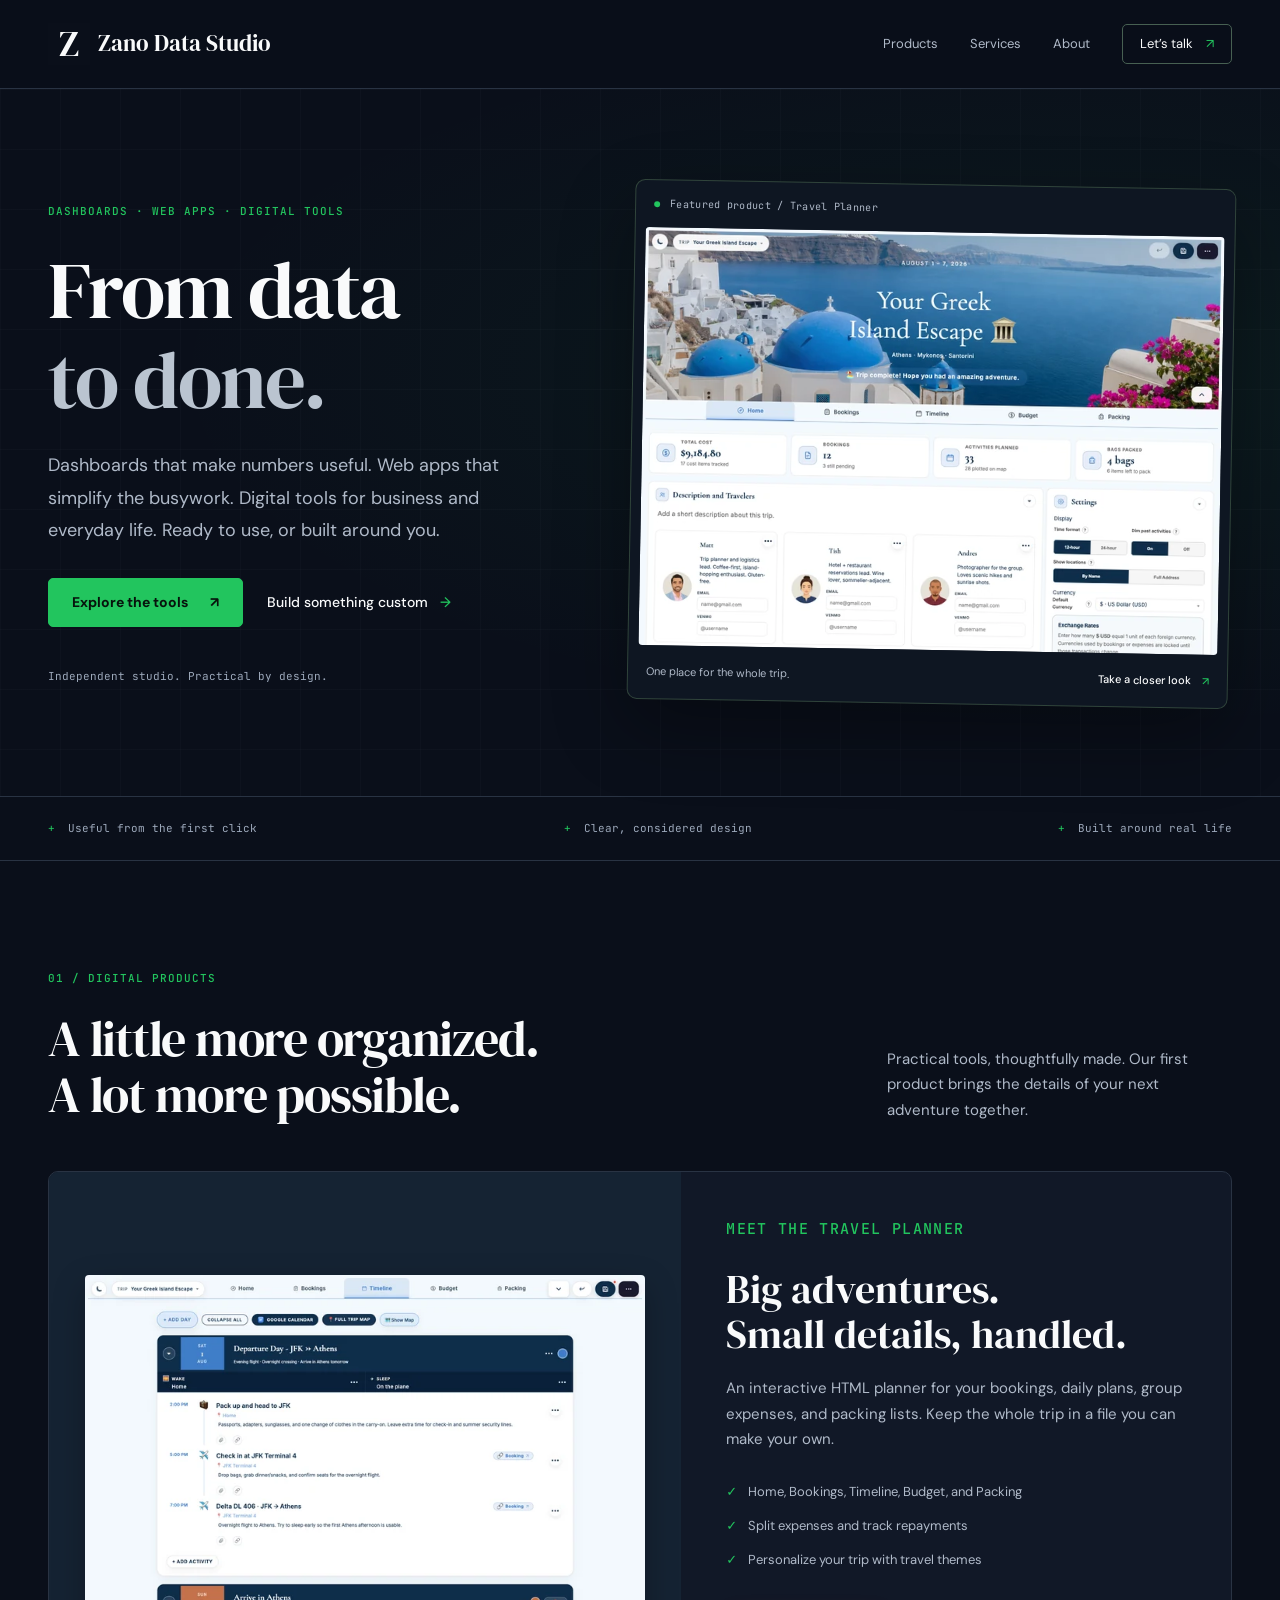
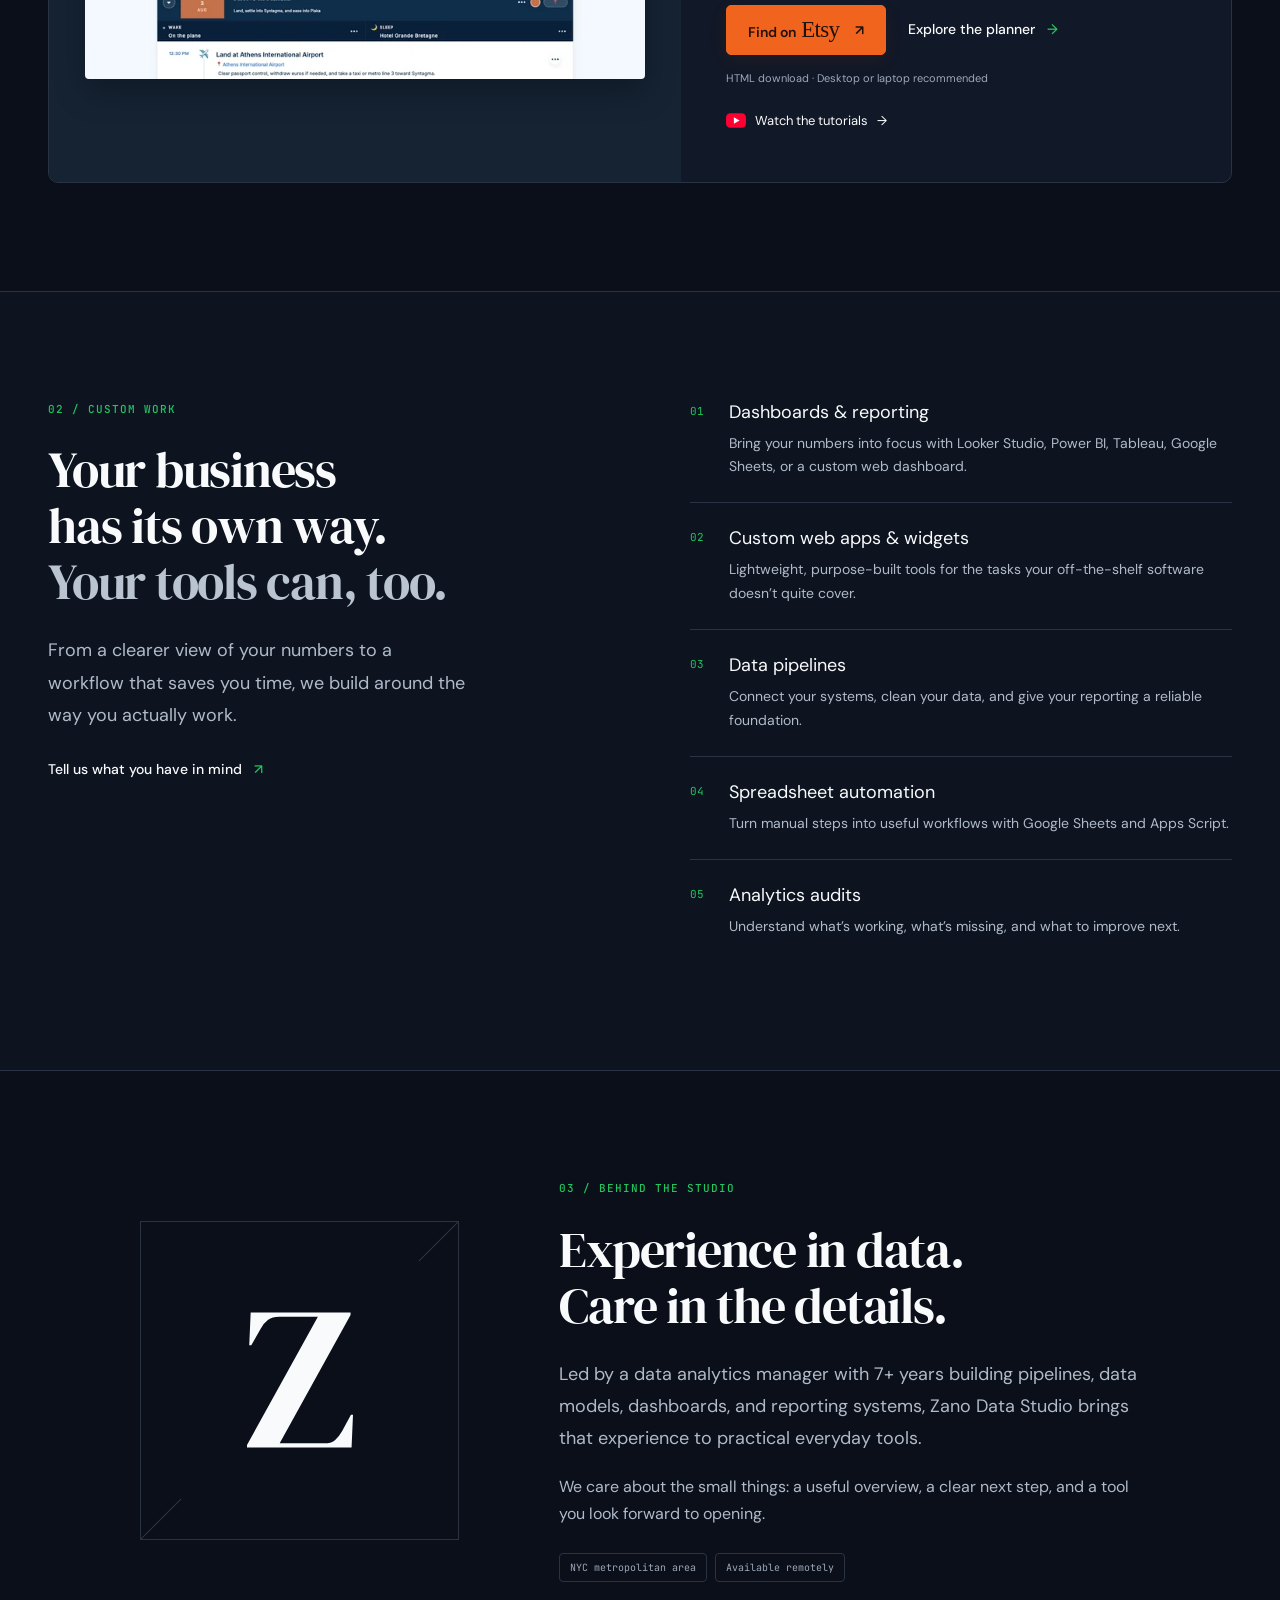
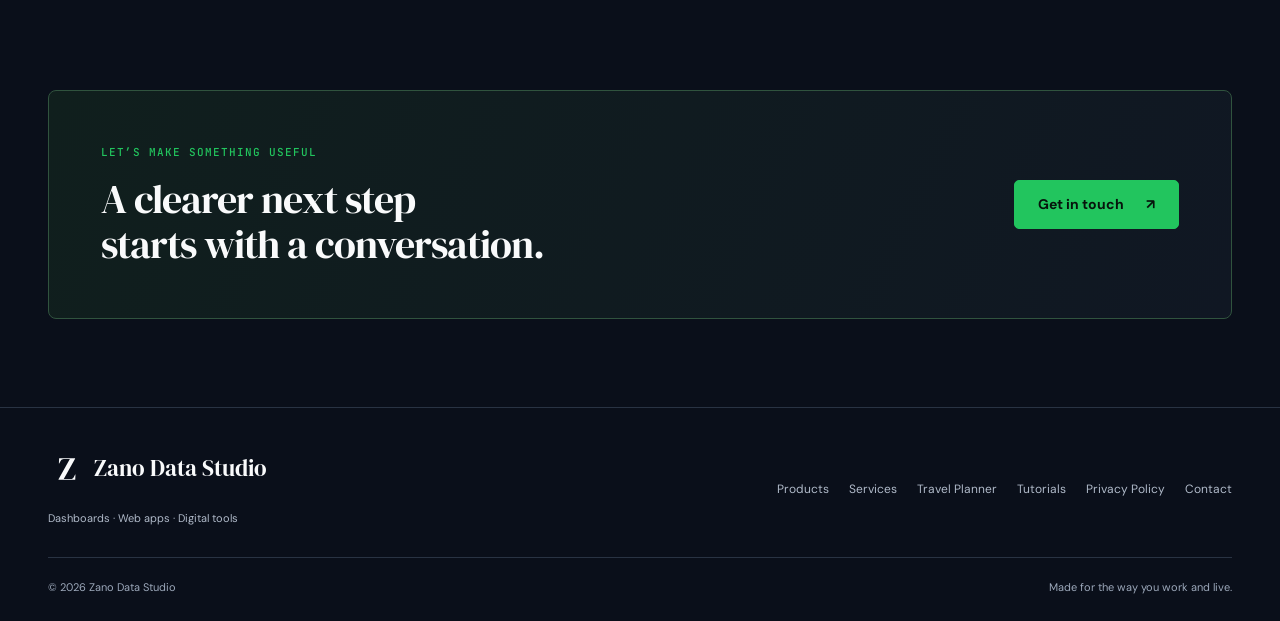
<file: index.html>
<!DOCTYPE html>
<html lang="en">
<head>
  <meta charset="UTF-8">
  <meta name="viewport" content="width=device-width, initial-scale=1">
  <title>Zano Data Studio | Dashboards, Web Apps &amp; Digital Tools</title>
  <meta name="description" content="Thoughtful dashboards, web apps, and digital tools for work and everyday life. Explore our Travel Planner or get a custom solution built around your needs.">
  <meta name="theme-color" content="#0A0F1A">
  <meta property="og:type" content="website">
  <meta property="og:title" content="Zano Data Studio | Dashboards, Web Apps &amp; Digital Tools">
  <meta property="og:description" content="Thoughtful dashboards, web apps, and digital tools for work and everyday life. Explore our Travel Planner or get a custom solution built around your needs.">
  <meta property="og:url" content="https://zanodatastudio.com/">
  <meta property="og:image" content="https://zanodatastudio.com/assets/images/social-preview.jpg">
  <meta property="og:image:width" content="1200">
  <meta property="og:image:height" content="630">
  <meta property="og:image:alt" content="Zano Data Studio. Dashboards, web apps, and digital tools.">
  <meta name="twitter:card" content="summary_large_image">
  <link rel="canonical" href="https://zanodatastudio.com/">
  <link rel="icon" type="image/svg+xml" href="favicon.svg">
  <link rel="stylesheet" href="assets/css/styles.css?v=9de2756af5a3">
</head>
<body>
  <a class="skip-link" href="#main">Skip to content</a>
  <header class="nav">
    <div class="container nav-inner">
      <a href="index.html" class="nav-brand"><img src="favicon.svg" width="42" height="42" alt=""><span>Zano Data Studio</span></a>
      <nav class="nav-links" aria-label="Main navigation">
        <a href="#products">Products</a><a href="#services">Services</a><a href="#about">About</a>
        <a href="mailto:matt@zanodatastudio.com" class="nav-contact">Let’s talk <span aria-hidden="true">↗</span></a>
      </nav>
      <button class="nav-hamburger" type="button" aria-label="Open menu" aria-expanded="false" aria-controls="mobile-menu" hidden><span></span><span></span></button>
    </div>
    <nav class="nav-mobile container" id="mobile-menu" aria-label="Mobile navigation" hidden>
      <a href="#products">Products</a><a href="#services">Services</a><a href="#about">About</a><a href="privacy.html">Privacy Policy</a><a href="mailto:matt@zanodatastudio.com">Contact</a>
    </nav>
  </header>

  <main id="main">
    <section class="hero grid-background">
      <div class="container hero-grid">
        <div class="hero-content">
          <p class="eyebrow">Dashboards · Web apps · Digital tools</p>
          <h1>From data<br><span>to done.</span></h1>
          <p class="lead">Dashboards that make numbers useful. Web apps that simplify the busywork. Digital tools for business and everyday life. Ready to use, or built around you.</p>
          <div class="actions"><a href="#products" class="btn-primary">Explore the tools <span aria-hidden="true">↗</span></a><a href="#services" class="text-link">Build something custom <span aria-hidden="true">→</span></a></div>
          <p class="hero-note">Independent studio. Practical by design.</p>
        </div>
        <figure class="hero-preview">
          <div class="preview-label"><span class="status-dot"></span> Featured product / Travel Planner</div>
          <a href="travel-planner.html" class="screen-link" aria-label="Explore the Travel Planner"><img src="assets/images/planner-home-1440.webp" srcset="assets/images/planner-home-720.webp 720w, assets/images/planner-home-1440.webp 1440w" sizes="(max-width: 767px) calc(100vw - 40px), (max-width: 1100px) 90vw, 680px" width="1440" height="1040" alt="Travel Planner Home with trip overview, travelers, and settings." fetchpriority=high decoding="async"></a>
          <figcaption><span>One place for the whole trip.</span><a href="travel-planner.html" class="text-link">Take a closer look <span aria-hidden="true">↗</span></a></figcaption>
        </figure>
      </div>
    </section>
    <div class="principles"><div class="container"><span>Useful from the first click</span><span>Clear, considered design</span><span>Built around real life</span></div></div>
    <section class="section" id="products">
      <div class="container">
        <div class="section-intro"><div><p class="eyebrow">01 / Digital products</p><h2>A little more organized.<br>A lot more possible.</h2></div><p>Practical tools, thoughtfully made. Our first product brings the details of your next adventure together.</p></div>
        <article class="product-spotlight">
          <a href="travel-planner.html" class="product-image" aria-label="See Travel Planner features"><img src="assets/images/planner-timeline-1440.webp" srcset="assets/images/planner-timeline-720.webp 720w, assets/images/planner-timeline-1440.webp 1440w" sizes="(max-width: 767px) calc(100vw - 40px), (max-width: 1100px) 90vw, 680px" width="1440" height="1040" alt="Actual Travel Planner Timeline showing a day-by-day itinerary." loading=lazy decoding="async"></a>
          <div class="product-copy"><p class="eyebrow">Meet the Travel Planner</p><h3>Big adventures.<br>Small details, handled.</h3><p>An interactive HTML planner for your bookings, daily plans, group expenses, and packing lists. Keep the whole trip in a file you can make your own.</p><ul class="check-list"><li>Home, Bookings, Timeline, Budget, and Packing</li><li>Split expenses and track repayments</li><li>Personalize your trip with travel themes</li></ul><div class="actions product-actions"><a class="btn-etsy" href="https://www.etsy.com/listing/4609387479/travel-planner-interactive-html-vacation" target="_blank" rel="noopener noreferrer" aria-label="Find Travel Planner on Etsy (opens in a new tab)"><span>Find on <span class="etsy-wordmark">Etsy</span></span><span aria-hidden="true">↗</span></a><a class="text-link" href="travel-planner.html">Explore the planner <span aria-hidden="true">→</span></a></div><p class="fine-print">HTML download · Desktop or laptop recommended</p><a class="tutorial-shortcut" href="travel-planner.html#tutorials" aria-label="Watch the Travel Planner tutorials"><svg viewBox="0 0 28 20" aria-hidden="true" focusable="false"><rect width="28" height="20" rx="6" fill="#FF0033"/><path d="M11 5.5 19 10l-8 4.5Z" fill="#fff"/></svg>Watch the tutorials<span aria-hidden="true">→</span></a></div>
        </article>
      </div>
    </section>
    <section class="section services" id="services">
      <div class="container services-grid">
        <div class="services-intro"><p class="eyebrow">02 / Custom work</p><h2>Your business <br>has its own way. <br><span>Your tools can, too.</span></h2><p class="lead">From a clearer view of your numbers to a workflow that saves you time, we build around the way you actually work.</p><a href="mailto:matt@zanodatastudio.com" class="text-link">Tell us what you have in mind <span aria-hidden="true">↗</span></a></div>
        <div class="service-list">
          <article><span>01</span><div><h3>Dashboards &amp; reporting</h3><p>Bring your numbers into focus with Looker Studio, Power BI, Tableau, Google Sheets, or a custom web dashboard.</p></div></article>
          <article><span>02</span><div><h3>Custom web apps &amp; widgets</h3><p>Lightweight, purpose-built tools for the tasks your off-the-shelf software doesn’t quite cover.</p></div></article>
          <article><span>03</span><div><h3>Data pipelines</h3><p>Connect your systems, clean your data, and give your reporting a reliable foundation.</p></div></article>
          <article><span>04</span><div><h3>Spreadsheet automation</h3><p>Turn manual steps into useful workflows with Google Sheets and Apps Script.</p></div></article>
          <article><span>05</span><div><h3>Analytics audits</h3><p>Understand what’s working, what’s missing, and what to improve next.</p></div></article>
        </div>
      </div>
    </section>
    <section class="section" id="about">
      <div class="container about-grid"><div class="about-mark" aria-hidden="true"><img src="favicon.svg" alt="" width="200" height="200"></div><div><p class="eyebrow">03 / Behind the studio</p><h2>Experience in data.<br>Care in the details.</h2><p class="lead">Led by a data analytics manager with 7+ years building pipelines, data models, dashboards, and reporting systems, Zano Data Studio brings that experience to practical everyday tools.</p><p>We care about the small things: a useful overview, a clear next step, and a tool you look forward to opening.</p><div class="tags"><span>NYC metropolitan area</span><span>Available remotely</span></div></div></div>
    </section>
    <section class="contact-section"><div class="container contact-panel"><div><p class="eyebrow">Let’s make something useful</p><h2>A clearer next step<br>starts with a conversation.</h2></div><a href="mailto:matt@zanodatastudio.com" class="btn-primary">Get in touch <span aria-hidden="true">↗</span></a></div></section>
  </main>
  <footer class="footer">
    <div class="container">
      <div class="footer-main">
        <div><a class="nav-brand" href="index.html"><img src="favicon.svg" width="38" height="38" alt=""><span>Zano Data Studio</span></a><p>Dashboards · Web apps · Digital tools</p></div>
        <nav class="footer-links" aria-label="Footer navigation"><a href="#products">Products</a><a href="#services">Services</a><a href="travel-planner.html">Travel Planner</a><a href="travel-planner.html#tutorials">Tutorials</a><a href="privacy.html">Privacy Policy</a><a href="mailto:matt@zanodatastudio.com">Contact</a></nav>
      </div>
      <div class="footer-bottom"><span>© 2026 Zano Data Studio</span><span>Made for the way you work and live.</span></div>
    </div>
  </footer>
  <script src="assets/js/main.js?v=8f6e4a6acd7f" defer></script>
</body>
</html>
</file>
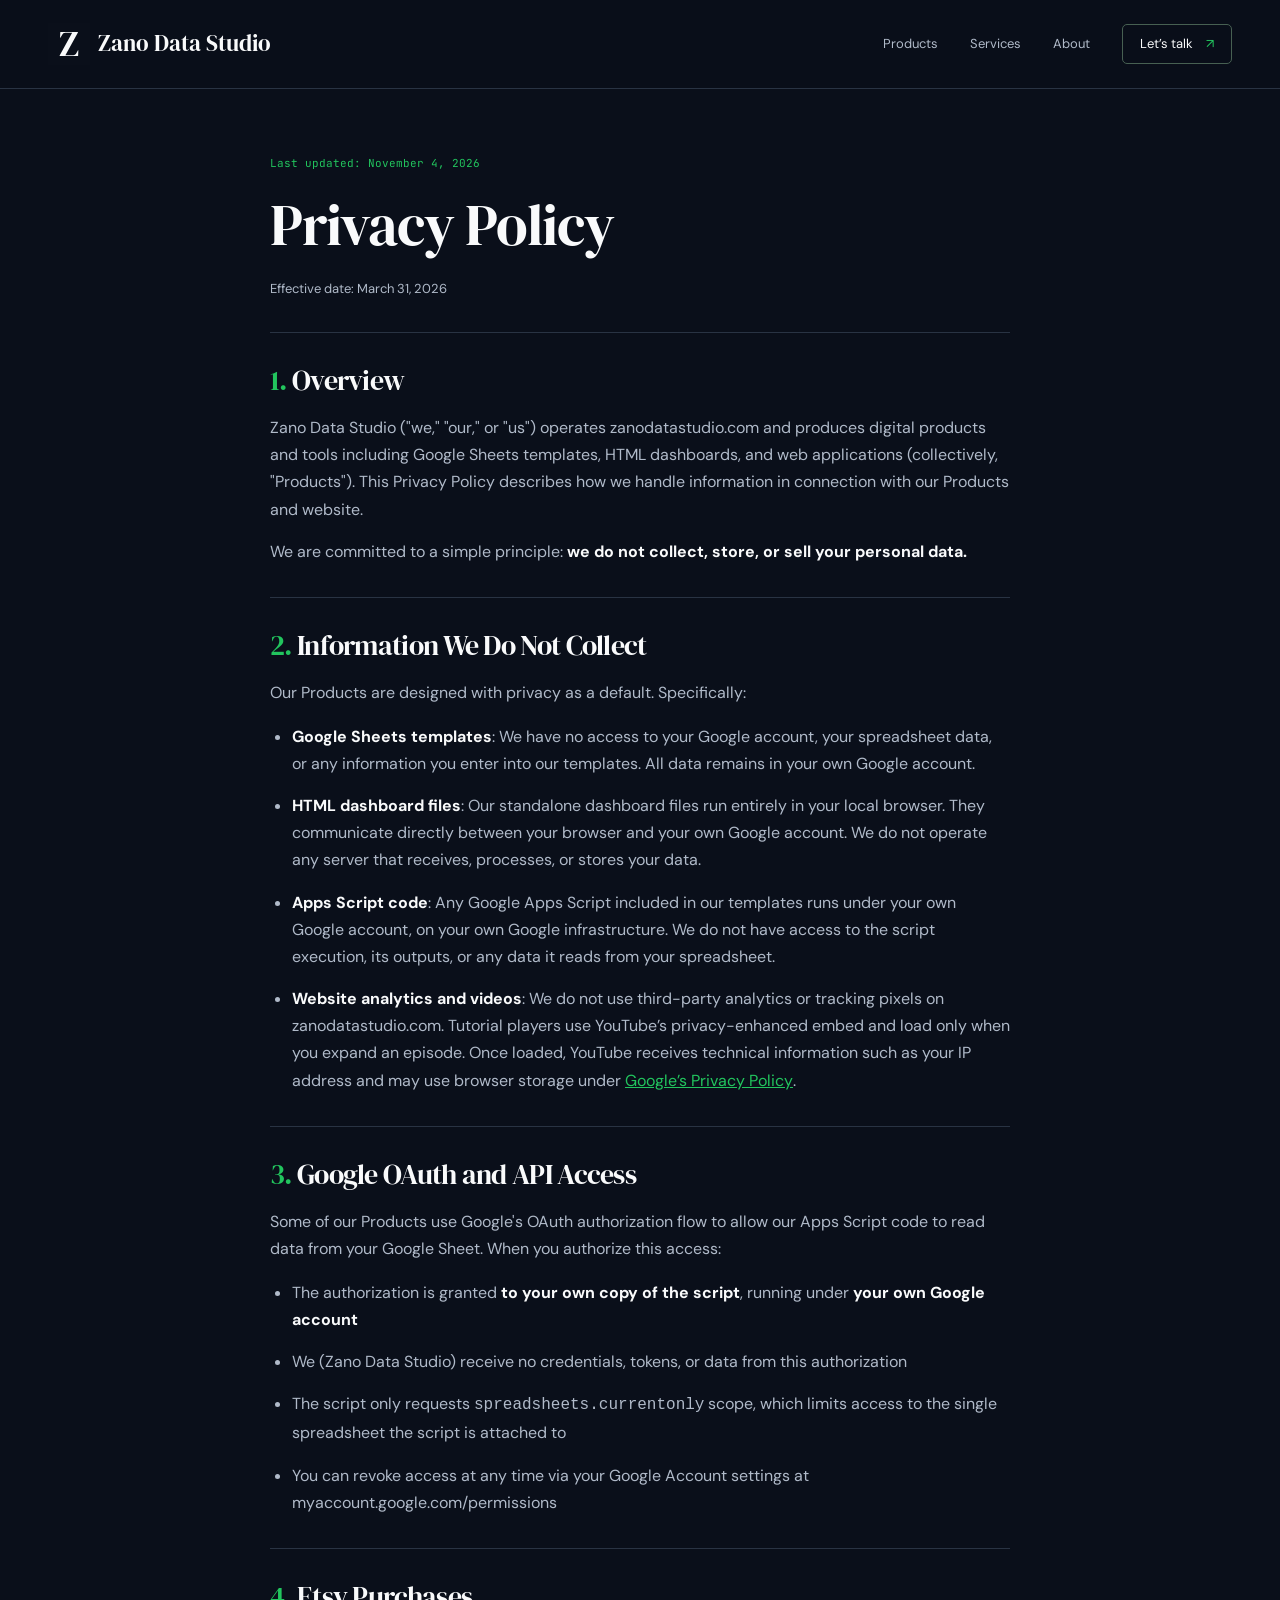
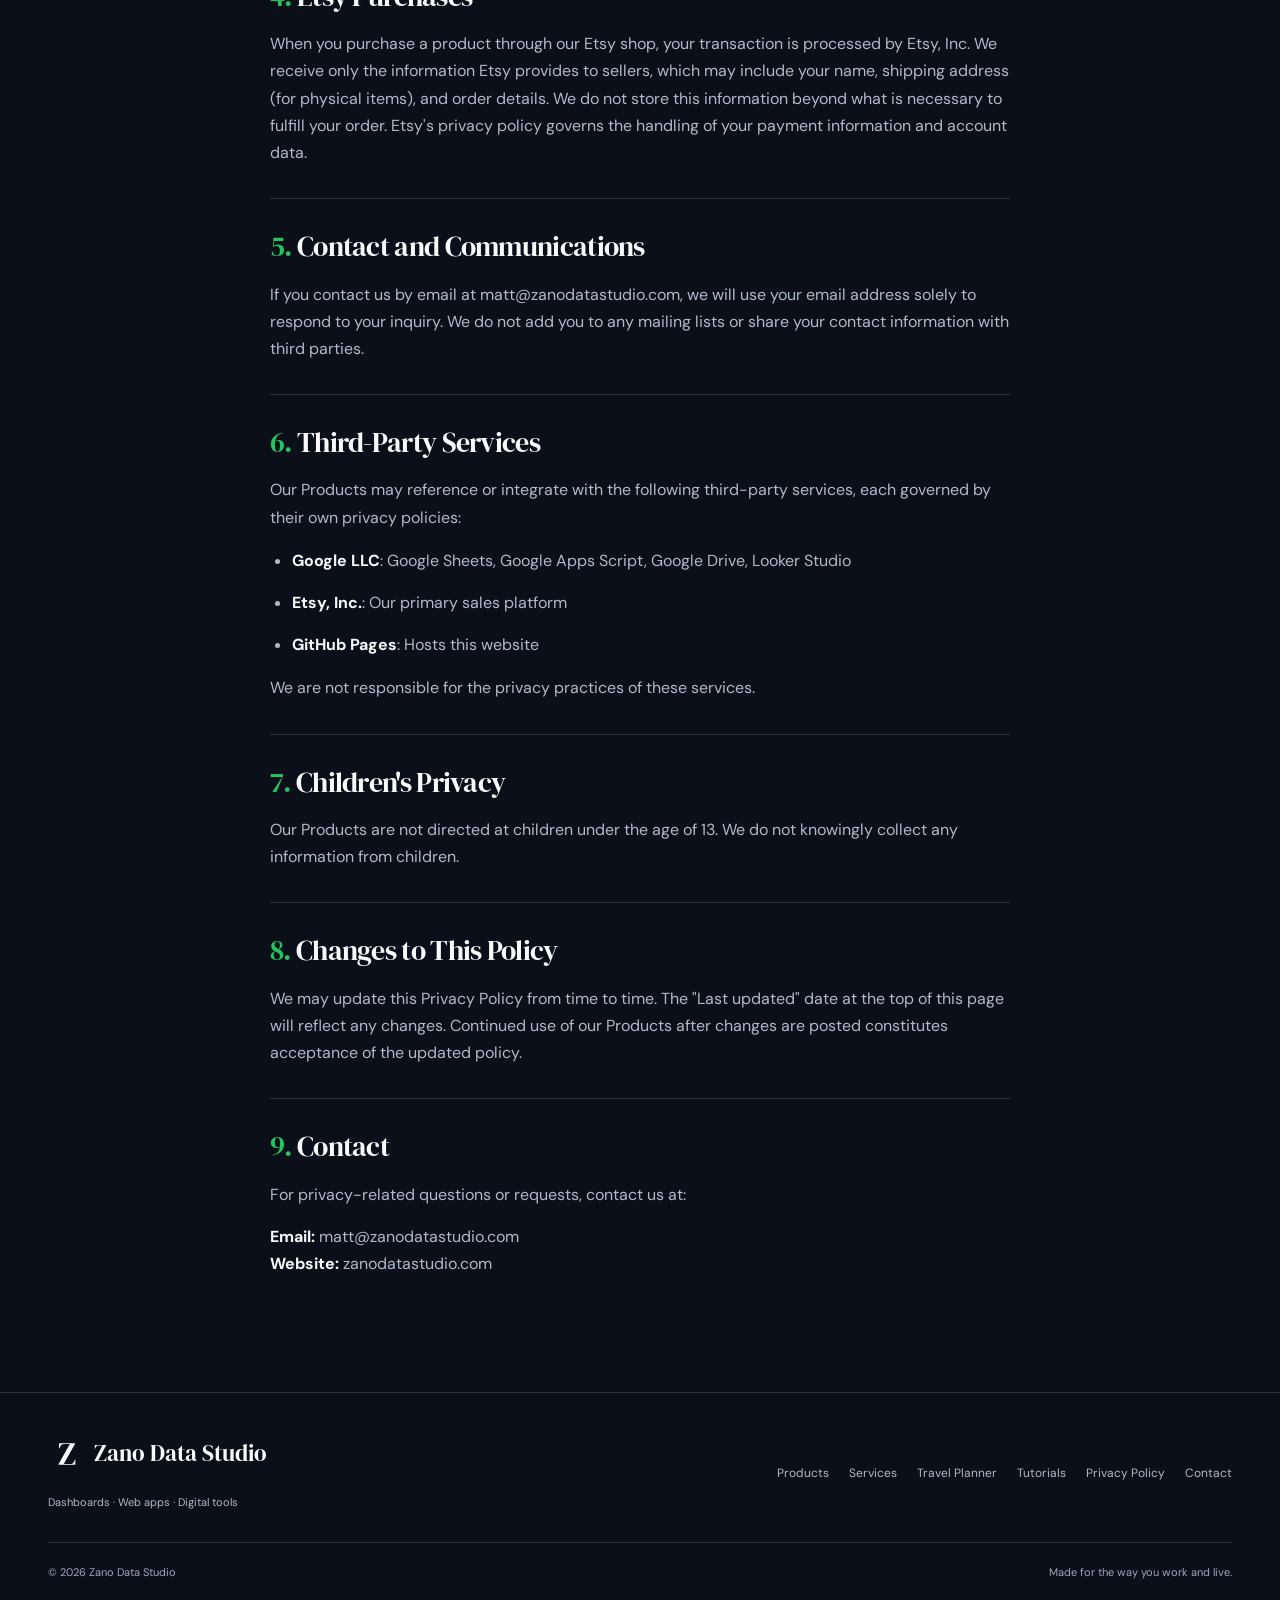
<file: privacy.html>
<!DOCTYPE html>
<html lang="en">
<head>
  <meta charset="UTF-8">
  <meta name="viewport" content="width=device-width, initial-scale=1">
  <title>Privacy Policy | Zano Data Studio</title>
  <meta name="description" content="Privacy policy for Zano Data Studio products and services.">
  <meta name="theme-color" content="#0A0F1A">
  <meta property="og:type" content="website">
  <meta property="og:title" content="Privacy Policy | Zano Data Studio">
  <meta property="og:description" content="Privacy policy for Zano Data Studio products and services.">
  <meta property="og:url" content="https://zanodatastudio.com/privacy.html">
  <meta property="og:image" content="https://zanodatastudio.com/assets/images/social-preview.jpg">
  <meta property="og:image:width" content="1200">
  <meta property="og:image:height" content="630">
  <meta property="og:image:alt" content="Zano Data Studio. Dashboards, web apps, and digital tools.">
  <meta name="twitter:card" content="summary_large_image">
  <link rel="canonical" href="https://zanodatastudio.com/privacy.html">
  <link rel="icon" type="image/svg+xml" href="favicon.svg">
  <link rel="stylesheet" href="assets/css/styles.css?v=9de2756af5a3">
</head>
<body>
  <a class="skip-link" href="#main">Skip to content</a>
  <header class="nav">
    <div class="container nav-inner">
      <a href="index.html" class="nav-brand"><img src="favicon.svg" width="42" height="42" alt=""><span>Zano Data Studio</span></a>
      <nav class="nav-links" aria-label="Main navigation">
        <a href="index.html#products">Products</a><a href="index.html#services">Services</a><a href="index.html#about">About</a>
        <a href="mailto:matt@zanodatastudio.com" class="nav-contact">Let’s talk <span aria-hidden="true">↗</span></a>
      </nav>
      <button class="nav-hamburger" type="button" aria-label="Open menu" aria-expanded="false" aria-controls="mobile-menu" hidden><span></span><span></span></button>
    </div>
    <nav class="nav-mobile container" id="mobile-menu" aria-label="Mobile navigation" hidden>
      <a href="index.html#products">Products</a><a href="index.html#services">Services</a><a href="index.html#about">About</a><a href="privacy.html">Privacy Policy</a><a href="mailto:matt@zanodatastudio.com">Contact</a>
    </nav>
  </header>
  <main id="main">
    <section class="privacy">
      <div class="container">
        <div class="privacy-content">
          <div class="privacy-updated">Last updated: November 4, 2026</div>
          <h1 class="privacy-title">Privacy Policy</h1>
          <p class="privacy-effective">Effective date: March 31, 2026</p>

          <hr>

          <h2><span class="section-num">1.</span> Overview</h2>
          <p>Zano Data Studio ("we," "our," or "us") operates zanodatastudio.com and produces digital products and tools including Google Sheets templates, HTML dashboards, and web applications (collectively, "Products"). This Privacy Policy describes how we handle information in connection with our Products and website.</p>
          <p>We are committed to a simple principle: <strong>we do not collect, store, or sell your personal data.</strong></p>

          <hr>

          <h2><span class="section-num">2.</span> Information We Do Not Collect</h2>
          <p>Our Products are designed with privacy as a default. Specifically:</p>
          <ul>
            <li><strong>Google Sheets templates</strong>: We have no access to your Google account, your spreadsheet data, or any information you enter into our templates. All data remains in your own Google account.</li>
            <li><strong>HTML dashboard files</strong>: Our standalone dashboard files run entirely in your local browser. They communicate directly between your browser and your own Google account. We do not operate any server that receives, processes, or stores your data.</li>
            <li><strong>Apps Script code</strong>: Any Google Apps Script included in our templates runs under your own Google account, on your own Google infrastructure. We do not have access to the script execution, its outputs, or any data it reads from your spreadsheet.</li>
            <li><strong>Website analytics and videos</strong>: We do not use third-party analytics or tracking pixels on zanodatastudio.com. Tutorial players use YouTube’s privacy-enhanced embed and load only when you expand an episode. Once loaded, YouTube receives technical information such as your IP address and may use browser storage under <a href="https://policies.google.com/privacy" target="_blank" rel="noopener noreferrer">Google’s Privacy Policy<span class="sr-only"> (opens in a new tab)</span></a>.</li>
          </ul>

          <hr>

          <h2><span class="section-num">3.</span> Google OAuth and API Access</h2>
          <p>Some of our Products use Google's OAuth authorization flow to allow our Apps Script code to read data from your Google Sheet. When you authorize this access:</p>
          <ul>
            <li>The authorization is granted <strong>to your own copy of the script</strong>, running under <strong>your own Google account</strong></li>
            <li>We (Zano Data Studio) receive no credentials, tokens, or data from this authorization</li>
            <li>The script only requests <code>spreadsheets.currentonly</code> scope, which limits access to the single spreadsheet the script is attached to</li>
            <li>You can revoke access at any time via your Google Account settings at myaccount.google.com/permissions</li>
          </ul>

          <hr>

          <h2><span class="section-num">4.</span> Etsy Purchases</h2>
          <p>When you purchase a product through our Etsy shop, your transaction is processed by Etsy, Inc. We receive only the information Etsy provides to sellers, which may include your name, shipping address (for physical items), and order details. We do not store this information beyond what is necessary to fulfill your order. Etsy's privacy policy governs the handling of your payment information and account data.</p>

          <hr>

          <h2><span class="section-num">5.</span> Contact and Communications</h2>
          <p>If you contact us by email at matt@zanodatastudio.com, we will use your email address solely to respond to your inquiry. We do not add you to any mailing lists or share your contact information with third parties.</p>

          <hr>

          <h2><span class="section-num">6.</span> Third-Party Services</h2>
          <p>Our Products may reference or integrate with the following third-party services, each governed by their own privacy policies:</p>
          <ul>
            <li><strong>Google LLC</strong>: Google Sheets, Google Apps Script, Google Drive, Looker Studio</li>
            <li><strong>Etsy, Inc.</strong>: Our primary sales platform</li>
            <li><strong>GitHub Pages</strong>: Hosts this website</li>
          </ul>
          <p>We are not responsible for the privacy practices of these services.</p>

          <hr>

          <h2><span class="section-num">7.</span> Children's Privacy</h2>
          <p>Our Products are not directed at children under the age of 13. We do not knowingly collect any information from children.</p>

          <hr>

          <h2><span class="section-num">8.</span> Changes to This Policy</h2>
          <p>We may update this Privacy Policy from time to time. The "Last updated" date at the top of this page will reflect any changes. Continued use of our Products after changes are posted constitutes acceptance of the updated policy.</p>

          <hr>

          <h2><span class="section-num">9.</span> Contact</h2>
          <p>For privacy-related questions or requests, contact us at:</p>
          <p><strong>Email:</strong> matt@zanodatastudio.com<br><strong>Website:</strong> zanodatastudio.com</p>
        </div>
      </div>
    </section>
  </main>
  <footer class="footer">
    <div class="container">
      <div class="footer-main">
        <div><a class="nav-brand" href="index.html"><img src="favicon.svg" width="38" height="38" alt=""><span>Zano Data Studio</span></a><p>Dashboards · Web apps · Digital tools</p></div>
        <nav class="footer-links" aria-label="Footer navigation"><a href="index.html#products">Products</a><a href="index.html#services">Services</a><a href="travel-planner.html">Travel Planner</a><a href="travel-planner.html#tutorials">Tutorials</a><a href="privacy.html">Privacy Policy</a><a href="mailto:matt@zanodatastudio.com">Contact</a></nav>
      </div>
      <div class="footer-bottom"><span>© 2026 Zano Data Studio</span><span>Made for the way you work and live.</span></div>
    </div>
  </footer>
  <script src="assets/js/main.js?v=8f6e4a6acd7f" defer></script>
</body>
</html>
</file>
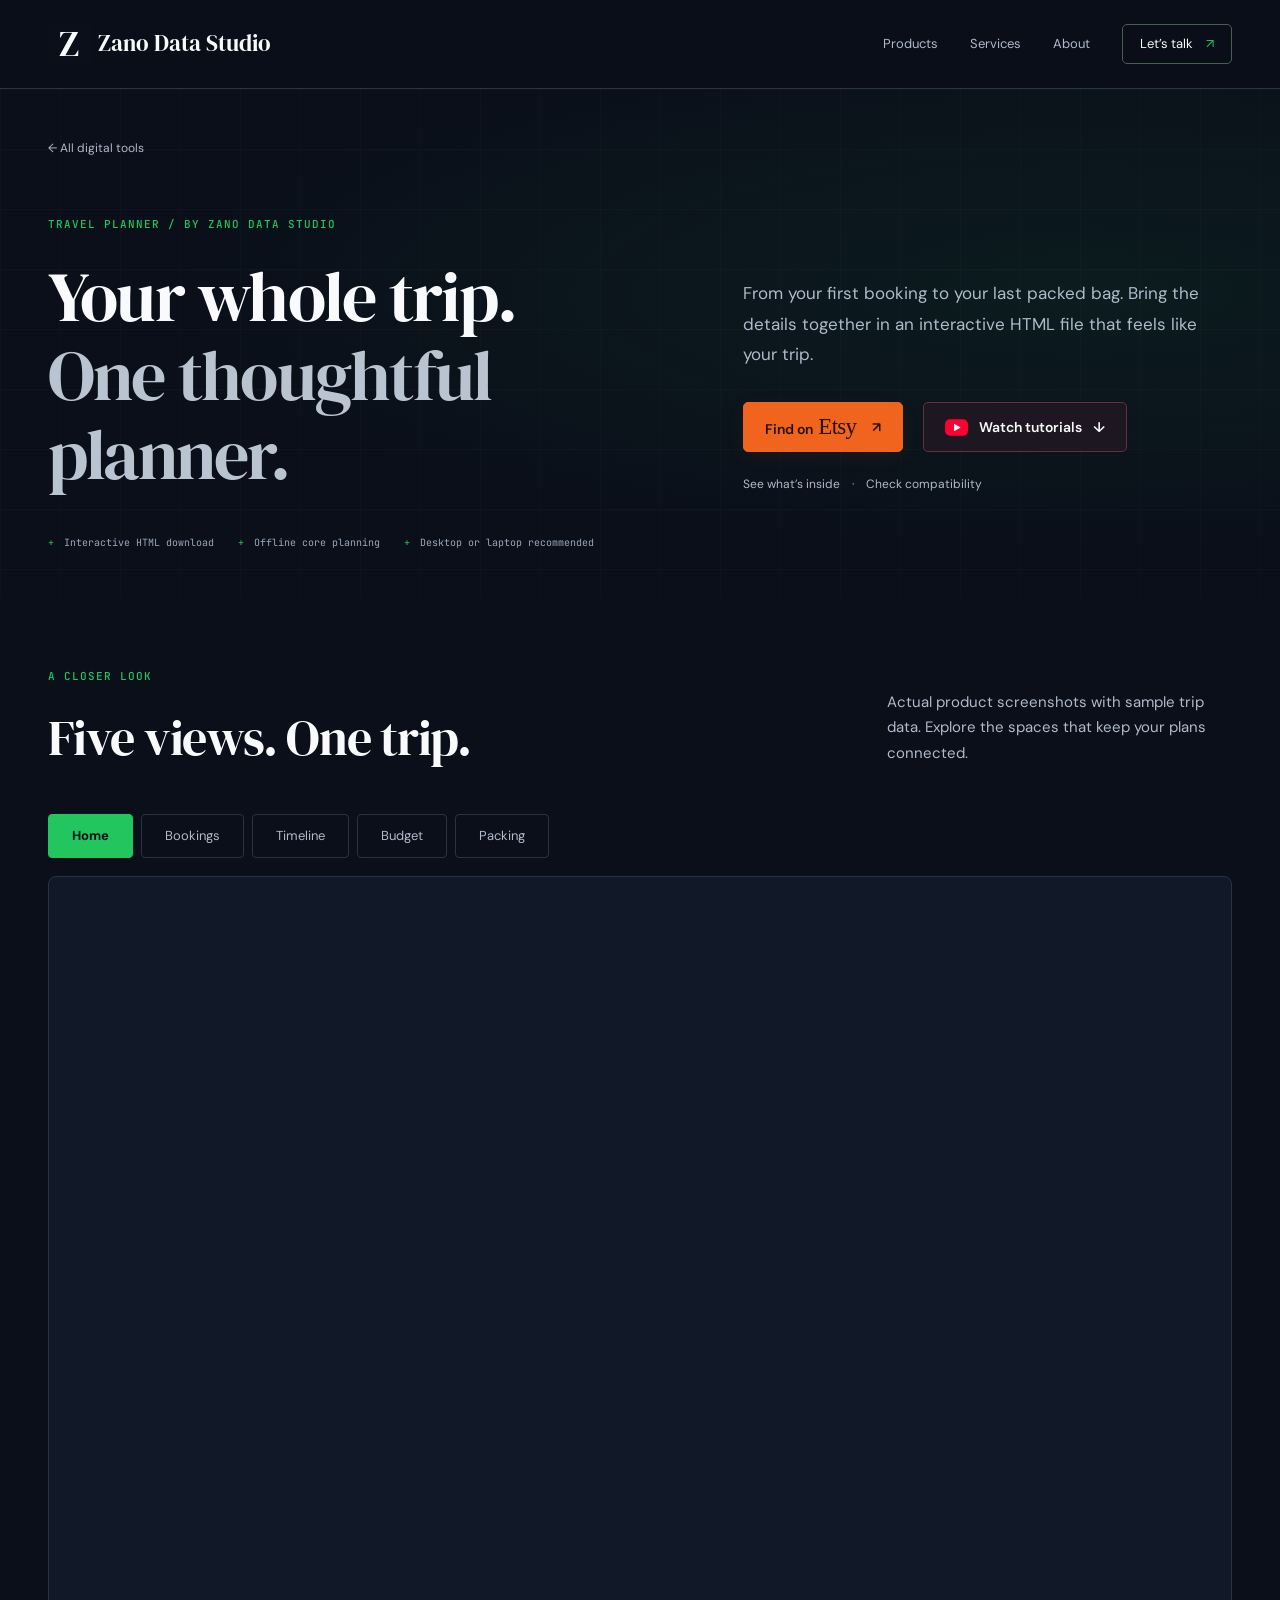
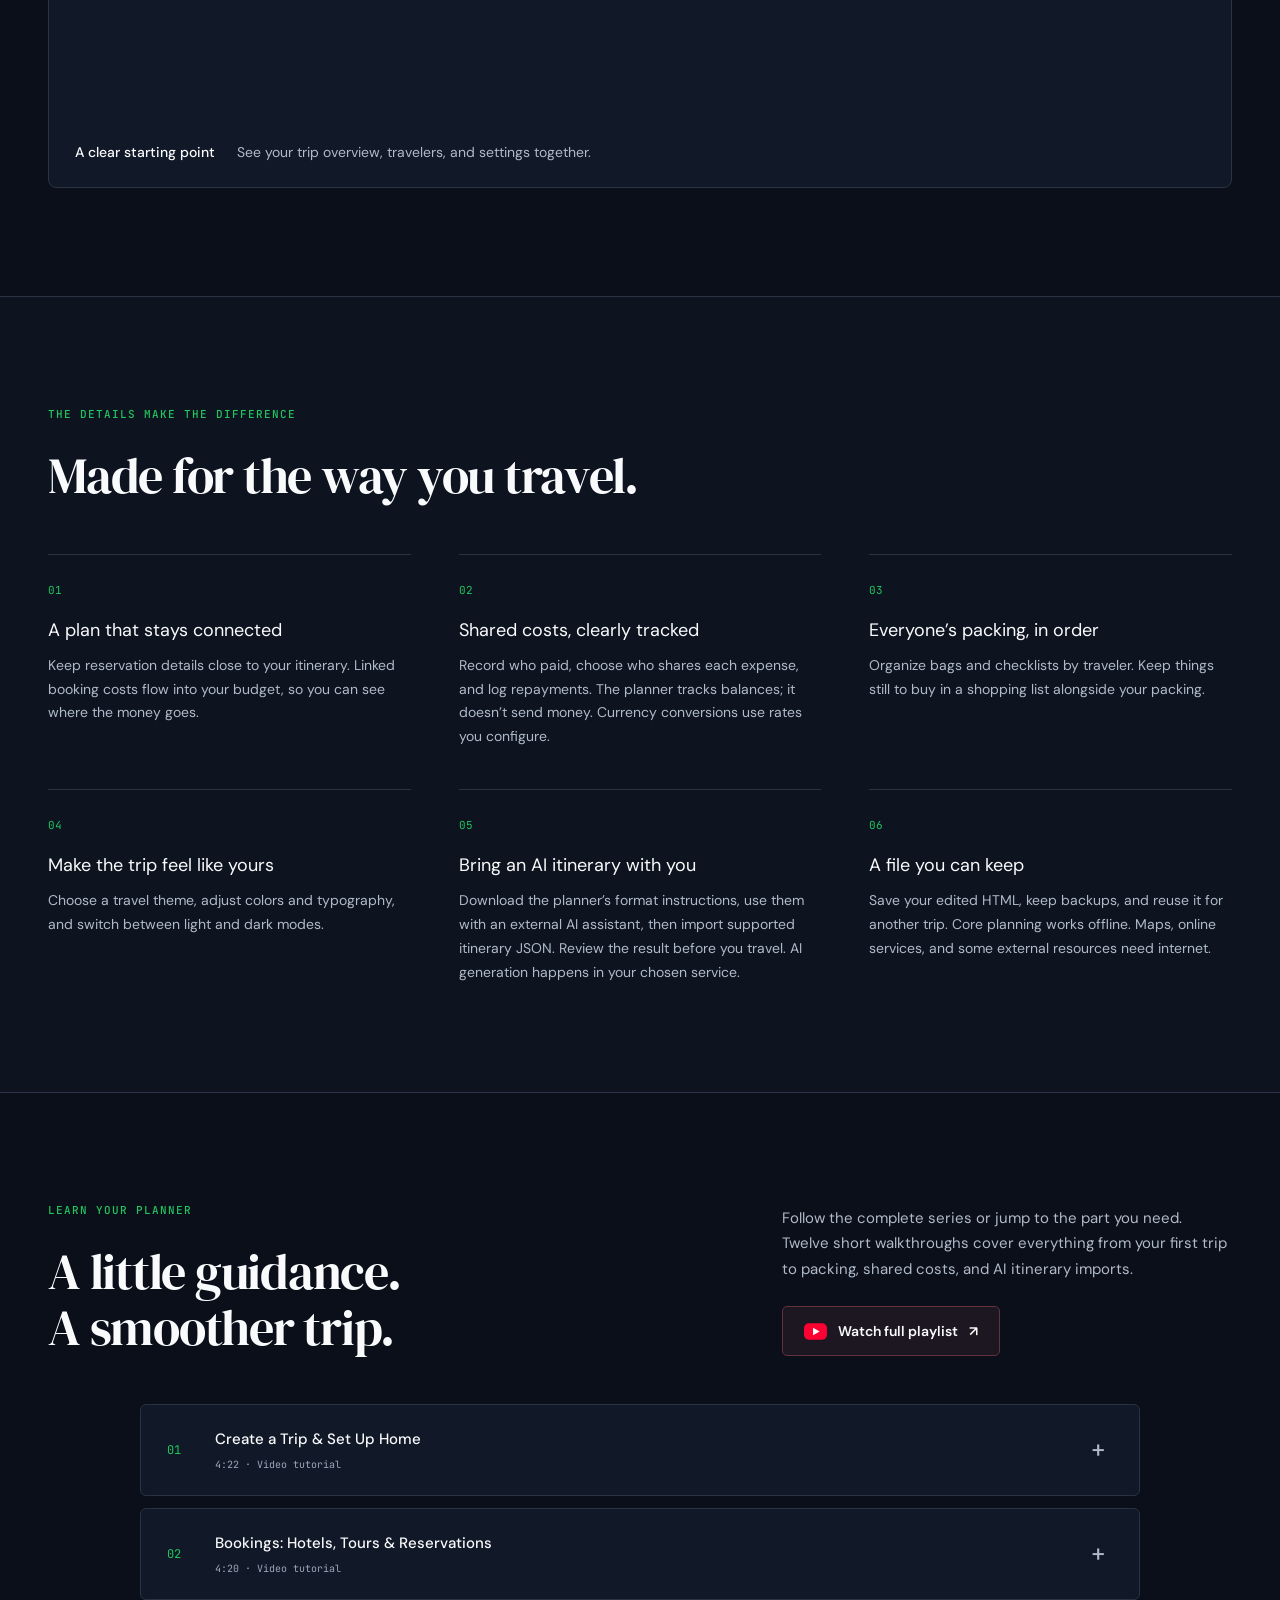
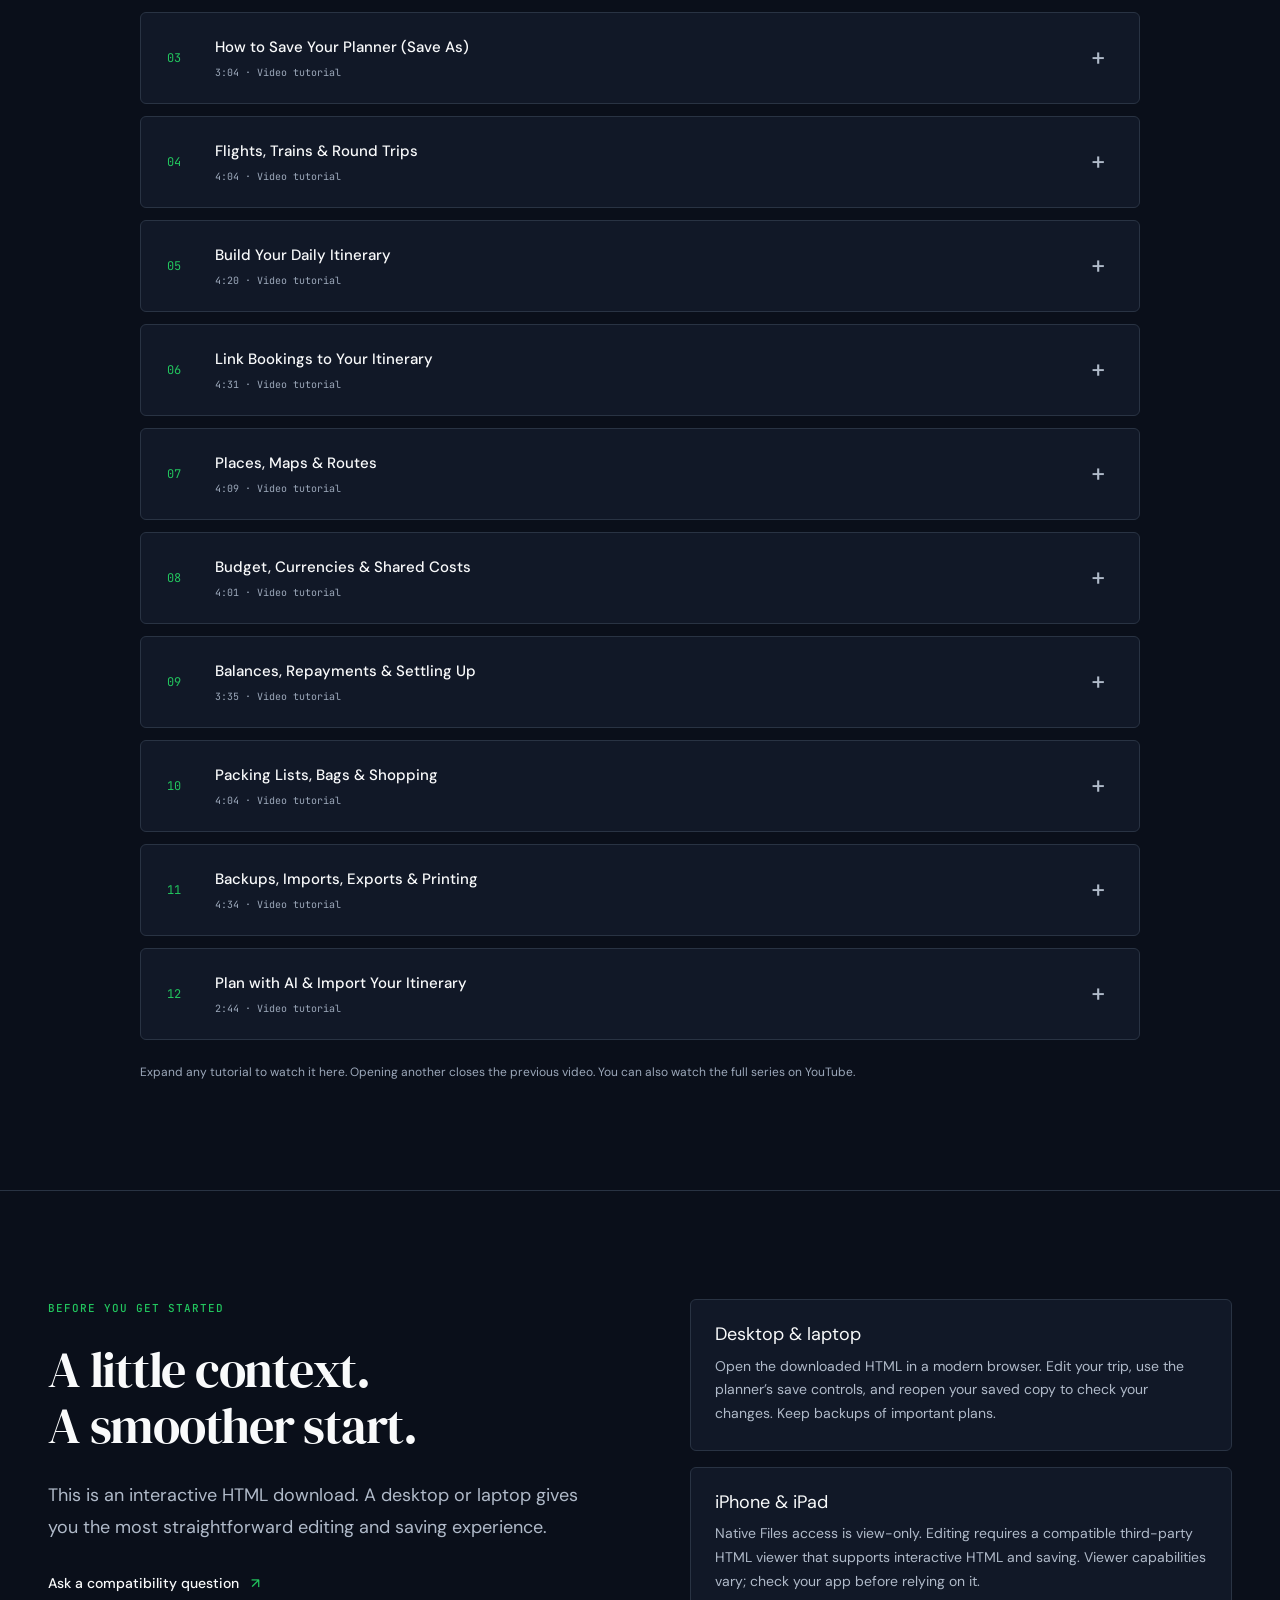
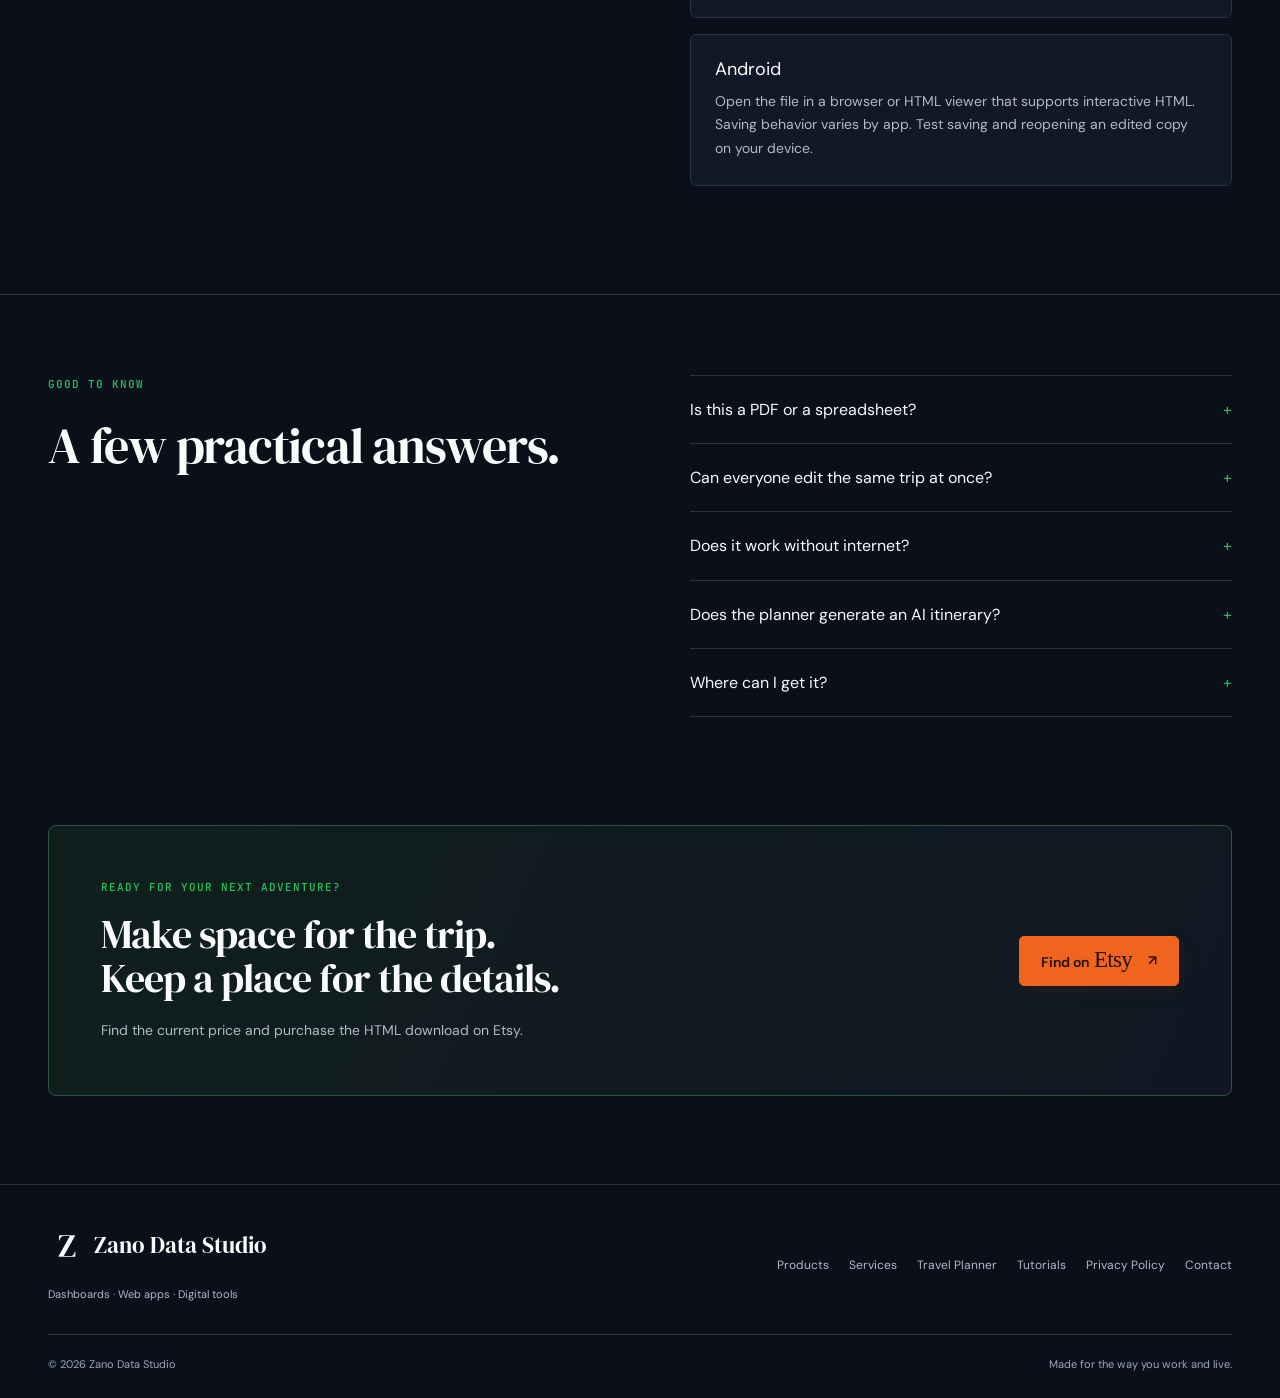
<file: travel-planner.html>
<!DOCTYPE html>
<html lang="en">
<head>
  <meta charset="UTF-8">
  <meta name="viewport" content="width=device-width, initial-scale=1">
  <title>Travel Planner | Zano Data Studio</title>
  <meta name="description" content="An interactive HTML travel planner with bookings, a daily timeline, group budgets, packing lists, and travel themes. See features and device compatibility.">
  <meta name="theme-color" content="#0A0F1A">
  <meta property="og:type" content="website">
  <meta property="og:title" content="Travel Planner | Zano Data Studio">
  <meta property="og:description" content="An interactive HTML travel planner with bookings, a daily timeline, group budgets, packing lists, and travel themes. See features and device compatibility.">
  <meta property="og:url" content="https://zanodatastudio.com/travel-planner.html">
  <meta property="og:image" content="https://zanodatastudio.com/assets/images/social-preview.jpg">
  <meta property="og:image:width" content="1200">
  <meta property="og:image:height" content="630">
  <meta property="og:image:alt" content="Zano Data Studio. Dashboards, web apps, and digital tools.">
  <meta name="twitter:card" content="summary_large_image">
  <link rel="canonical" href="https://zanodatastudio.com/travel-planner.html">
  <link rel="icon" type="image/svg+xml" href="favicon.svg">
  <link rel="stylesheet" href="assets/css/styles.css?v=9de2756af5a3">
</head>
<body>
  <a class="skip-link" href="#main">Skip to content</a>
  <header class="nav">
    <div class="container nav-inner">
      <a href="index.html" class="nav-brand"><img src="favicon.svg" width="42" height="42" alt=""><span>Zano Data Studio</span></a>
      <nav class="nav-links" aria-label="Main navigation">
        <a href="index.html#products">Products</a><a href="index.html#services">Services</a><a href="index.html#about">About</a>
        <a href="mailto:matt@zanodatastudio.com" class="nav-contact">Let’s talk <span aria-hidden="true">↗</span></a>
      </nav>
      <button class="nav-hamburger" type="button" aria-label="Open menu" aria-expanded="false" aria-controls="mobile-menu" hidden><span></span><span></span></button>
    </div>
    <nav class="nav-mobile container" id="mobile-menu" aria-label="Mobile navigation" hidden>
      <a href="index.html#products">Products</a><a href="index.html#services">Services</a><a href="index.html#about">About</a><a href="privacy.html">Privacy Policy</a><a href="mailto:matt@zanodatastudio.com">Contact</a>
    </nav>
  </header>

  <main id="main">
    <section class="product-hero grid-background"><div class="container"><a class="back-link" href="index.html#products">← All digital tools</a><div class="product-heading"><div><p class="eyebrow">Travel Planner / By Zano Data Studio</p><h1>Your whole trip.<br><span>One thoughtful planner.</span></h1></div><div><p class="lead">From your first booking to your last packed bag. Bring the details together in an interactive HTML file that feels like your trip.</p><div class="actions product-actions"><a class="btn-etsy" href="https://www.etsy.com/listing/4609387479/travel-planner-interactive-html-vacation" target="_blank" rel="noopener noreferrer" aria-label="Find Travel Planner on Etsy (opens in a new tab)"><span>Find on <span class="etsy-wordmark">Etsy</span></span><span aria-hidden="true">↗</span></a><a class="btn-youtube" href="#tutorials"><svg viewBox="0 0 28 20" aria-hidden="true" focusable="false"><rect width="28" height="20" rx="6" fill="#FF0033"/><path d="M11 5.5 19 10l-8 4.5Z" fill="#fff"/></svg><span>Watch tutorials</span><span aria-hidden="true">↓</span></a></div><div class="product-jump-links"><a href="#inside">See what’s inside</a><span aria-hidden="true">·</span><a href="#access">Check compatibility</a></div></div></div><div class="product-meta"><span>Interactive HTML download</span><span>Offline core planning</span><span>Desktop or laptop recommended</span></div></div></section>
    <section class="section product-tour" id="inside"><div class="container"><div class="section-intro"><div><p class="eyebrow">A closer look</p><h2>Five views. One trip.</h2></div><p>Actual product screenshots with sample trip data. Explore the spaces that keep your plans connected.</p></div><div class="preview-controls" aria-label="Planner views" hidden><button type="button" data-preview="home">Home</button><button type="button" data-preview="bookings">Bookings</button><button type="button" data-preview="timeline">Timeline</button><button type="button" data-preview="budget">Budget</button><button type="button" data-preview="packing">Packing</button></div><div class="preview-panels"><figure id="preview-home" class="preview-panel"><img src="assets/images/planner-home-1440.webp" srcset="assets/images/planner-home-720.webp 720w, assets/images/planner-home-1440.webp 1440w" sizes="(max-width: 767px) calc(100vw - 60px), (max-width: 1336px) calc(100vw - 140px), 1194px" width="1440" height="1040" alt="Travel Planner Home with a Greek island trip, summary cards, and traveler information." fetchpriority=high decoding="async"><figcaption><strong>A clear starting point</strong><span>See your trip overview, travelers, and settings together.</span></figcaption></figure><figure id="preview-bookings" class="preview-panel"><img src="assets/images/planner-bookings-1440.webp" srcset="assets/images/planner-bookings-720.webp 720w, assets/images/planner-bookings-1440.webp 1440w" sizes="(max-width: 767px) calc(100vw - 60px), (max-width: 1336px) calc(100vw - 140px), 1194px" width="1440" height="1040" alt="Travel Planner Bookings with reservations and linked costs." loading=lazy decoding="async"><figcaption><strong>Keep the confirmations together</strong><span>Organize reservations and their details, links, and attachments.</span></figcaption></figure><figure id="preview-timeline" class="preview-panel"><img src="assets/images/planner-timeline-1440.webp" srcset="assets/images/planner-timeline-720.webp 720w, assets/images/planner-timeline-1440.webp 1440w" sizes="(max-width: 767px) calc(100vw - 60px), (max-width: 1336px) calc(100vw - 140px), 1194px" width="1440" height="1040" alt="Travel Planner Timeline showing scheduled activities and overnight locations." loading=lazy decoding="async"><figcaption><strong>Give every day a little direction</strong><span>Bring activities and linked bookings into your day-by-day plan.</span></figcaption></figure><figure id="preview-budget" class="preview-panel"><img src="assets/images/planner-budget-1440.webp" srcset="assets/images/planner-budget-720.webp 720w, assets/images/planner-budget-1440.webp 1440w" sizes="(max-width: 767px) calc(100vw - 60px), (max-width: 1336px) calc(100vw - 140px), 1194px" width="1440" height="1040" alt="Travel Planner Budget with spending, traveler shares, and repayment tracking." loading=lazy decoding="async"><figcaption><strong>Make the money part clearer</strong><span>Track linked booking costs, split group expenses, and record repayments.</span></figcaption></figure><figure id="preview-packing" class="preview-panel"><img src="assets/images/planner-packing-1440.webp" srcset="assets/images/planner-packing-720.webp 720w, assets/images/planner-packing-1440.webp 1440w" sizes="(max-width: 767px) calc(100vw - 60px), (max-width: 1336px) calc(100vw - 140px), 1194px" width="1440" height="1040" alt="Travel Planner Packing with traveler bags, item checklists, and a shopping list." loading=lazy decoding="async"><figcaption><strong>Leave with fewer loose ends</strong><span>Build per-traveler packing lists, organize bags, and keep a shopping list.</span></figcaption></figure></div></div></section>
    <section class="section feature-section"><div class="container"><p class="eyebrow">The details make the difference</p><h2>Made for the way you travel.</h2><div class="feature-grid">
      <article><span class="feature-number">01</span><h3>A plan that stays connected</h3><p>Keep reservation details close to your itinerary. Linked booking costs flow into your budget, so you can see where the money goes.</p></article>
      <article><span class="feature-number">02</span><h3>Shared costs, clearly tracked</h3><p>Record who paid, choose who shares each expense, and log repayments. The planner tracks balances; it doesn’t send money. Currency conversions use rates you configure.</p></article>
      <article><span class="feature-number">03</span><h3>Everyone’s packing, in order</h3><p>Organize bags and checklists by traveler. Keep things still to buy in a shopping list alongside your packing.</p></article>
      <article><span class="feature-number">04</span><h3>Make the trip feel like yours</h3><p>Choose a travel theme, adjust colors and typography, and switch between light and dark modes.</p></article>
      <article><span class="feature-number">05</span><h3>Bring an AI itinerary with you</h3><p>Download the planner’s format instructions, use them with an external AI assistant, then import supported itinerary JSON. Review the result before you travel. AI generation happens in your chosen service.</p></article>
      <article><span class="feature-number">06</span><h3>A file you can keep</h3><p>Save your edited HTML, keep backups, and reuse it for another trip. Core planning works offline. Maps, online services, and some external resources need internet.</p></article>
    </div></div></section>
    <section class="section tutorials-section" id="tutorials" aria-labelledby="tutorials-title">
      <div class="container">
        <div class="section-intro"><div><p class="eyebrow">Learn your planner</p><h2 id="tutorials-title">A little guidance.<br>A smoother trip.</h2></div><div class="tutorial-intro"><p>Follow the complete series or jump to the part you need. Twelve short walkthroughs cover everything from your first trip to packing, shared costs, and AI itinerary imports.</p><a class="btn-youtube" href="https://www.youtube.com/playlist?list=PLKkAvEyongkw" target="_blank" rel="noopener noreferrer" aria-label="Watch full playlist on YouTube (opens in a new tab)"><svg viewBox="0 0 28 20" aria-hidden="true" focusable="false"><rect width="28" height="20" rx="6" fill="#FF0033"/><path d="M11 5.5 19 10l-8 4.5Z" fill="#fff"/></svg><span>Watch full playlist</span><span aria-hidden="true">↗</span></a></div></div>
        <ol class="tutorial-list" aria-label="Travel Planner video tutorials">
          <li><details class="tutorial-episode" name="tutorial-episodes" data-video-id="5q_KAIfcWkg">
            <summary><span class="lesson-number" aria-hidden="true">01</span><span class="lesson-copy"><strong>Create a Trip &amp; Set Up Home</strong><span class="lesson-duration">4:22 · Video tutorial</span></span><span class="lesson-arrow" aria-hidden="true">+</span></summary>
            <div class="tutorial-panel"><a class="text-link tutorial-external" href="https://www.youtube.com/watch?v=5q_KAIfcWkg&amp;list=PLKkAvEyongkw&amp;index=1" target="_blank" rel="noopener noreferrer" aria-label="Watch tutorial 01: Create a Trip &amp; Set Up Home on YouTube (opens in a new tab)">Watch on YouTube <span aria-hidden="true">↗</span></a></div>
          </details></li>
          <li><details class="tutorial-episode" name="tutorial-episodes" data-video-id="A7Xk0xejanM">
            <summary><span class="lesson-number" aria-hidden="true">02</span><span class="lesson-copy"><strong>Bookings: Hotels, Tours &amp; Reservations</strong><span class="lesson-duration">4:20 · Video tutorial</span></span><span class="lesson-arrow" aria-hidden="true">+</span></summary>
            <div class="tutorial-panel"><a class="text-link tutorial-external" href="https://www.youtube.com/watch?v=A7Xk0xejanM&amp;list=PLKkAvEyongkw&amp;index=2" target="_blank" rel="noopener noreferrer" aria-label="Watch tutorial 02: Bookings: Hotels, Tours &amp; Reservations on YouTube (opens in a new tab)">Watch on YouTube <span aria-hidden="true">↗</span></a></div>
          </details></li>
          <li><details class="tutorial-episode" name="tutorial-episodes" data-video-id="CNcnQvRqxwY">
            <summary><span class="lesson-number" aria-hidden="true">03</span><span class="lesson-copy"><strong>How to Save Your Planner (Save As)</strong><span class="lesson-duration">3:04 · Video tutorial</span></span><span class="lesson-arrow" aria-hidden="true">+</span></summary>
            <div class="tutorial-panel"><a class="text-link tutorial-external" href="https://www.youtube.com/watch?v=CNcnQvRqxwY&amp;list=PLKkAvEyongkw&amp;index=3" target="_blank" rel="noopener noreferrer" aria-label="Watch tutorial 03: How to Save Your Planner (Save As) on YouTube (opens in a new tab)">Watch on YouTube <span aria-hidden="true">↗</span></a></div>
          </details></li>
          <li><details class="tutorial-episode" name="tutorial-episodes" data-video-id="Soir9X0oZZg">
            <summary><span class="lesson-number" aria-hidden="true">04</span><span class="lesson-copy"><strong>Flights, Trains &amp; Round Trips</strong><span class="lesson-duration">4:04 · Video tutorial</span></span><span class="lesson-arrow" aria-hidden="true">+</span></summary>
            <div class="tutorial-panel"><a class="text-link tutorial-external" href="https://www.youtube.com/watch?v=Soir9X0oZZg&amp;list=PLKkAvEyongkw&amp;index=4" target="_blank" rel="noopener noreferrer" aria-label="Watch tutorial 04: Flights, Trains &amp; Round Trips on YouTube (opens in a new tab)">Watch on YouTube <span aria-hidden="true">↗</span></a></div>
          </details></li>
          <li><details class="tutorial-episode" name="tutorial-episodes" data-video-id="PLIkDMR0MOY">
            <summary><span class="lesson-number" aria-hidden="true">05</span><span class="lesson-copy"><strong>Build Your Daily Itinerary</strong><span class="lesson-duration">4:20 · Video tutorial</span></span><span class="lesson-arrow" aria-hidden="true">+</span></summary>
            <div class="tutorial-panel"><a class="text-link tutorial-external" href="https://www.youtube.com/watch?v=PLIkDMR0MOY&amp;list=PLKkAvEyongkw&amp;index=5" target="_blank" rel="noopener noreferrer" aria-label="Watch tutorial 05: Build Your Daily Itinerary on YouTube (opens in a new tab)">Watch on YouTube <span aria-hidden="true">↗</span></a></div>
          </details></li>
          <li><details class="tutorial-episode" name="tutorial-episodes" data-video-id="vWwd6-P5C0E">
            <summary><span class="lesson-number" aria-hidden="true">06</span><span class="lesson-copy"><strong>Link Bookings to Your Itinerary</strong><span class="lesson-duration">4:31 · Video tutorial</span></span><span class="lesson-arrow" aria-hidden="true">+</span></summary>
            <div class="tutorial-panel"><a class="text-link tutorial-external" href="https://www.youtube.com/watch?v=vWwd6-P5C0E&amp;list=PLKkAvEyongkw&amp;index=6" target="_blank" rel="noopener noreferrer" aria-label="Watch tutorial 06: Link Bookings to Your Itinerary on YouTube (opens in a new tab)">Watch on YouTube <span aria-hidden="true">↗</span></a></div>
          </details></li>
          <li><details class="tutorial-episode" name="tutorial-episodes" data-video-id="IONEPzcXjvk">
            <summary><span class="lesson-number" aria-hidden="true">07</span><span class="lesson-copy"><strong>Places, Maps &amp; Routes</strong><span class="lesson-duration">4:09 · Video tutorial</span></span><span class="lesson-arrow" aria-hidden="true">+</span></summary>
            <div class="tutorial-panel"><a class="text-link tutorial-external" href="https://www.youtube.com/watch?v=IONEPzcXjvk&amp;list=PLKkAvEyongkw&amp;index=7" target="_blank" rel="noopener noreferrer" aria-label="Watch tutorial 07: Places, Maps &amp; Routes on YouTube (opens in a new tab)">Watch on YouTube <span aria-hidden="true">↗</span></a></div>
          </details></li>
          <li><details class="tutorial-episode" name="tutorial-episodes" data-video-id="lqkA2D5ATbA">
            <summary><span class="lesson-number" aria-hidden="true">08</span><span class="lesson-copy"><strong>Budget, Currencies &amp; Shared Costs</strong><span class="lesson-duration">4:01 · Video tutorial</span></span><span class="lesson-arrow" aria-hidden="true">+</span></summary>
            <div class="tutorial-panel"><a class="text-link tutorial-external" href="https://www.youtube.com/watch?v=lqkA2D5ATbA&amp;list=PLKkAvEyongkw&amp;index=8" target="_blank" rel="noopener noreferrer" aria-label="Watch tutorial 08: Budget, Currencies &amp; Shared Costs on YouTube (opens in a new tab)">Watch on YouTube <span aria-hidden="true">↗</span></a></div>
          </details></li>
          <li><details class="tutorial-episode" name="tutorial-episodes" data-video-id="j-40jZqBovg">
            <summary><span class="lesson-number" aria-hidden="true">09</span><span class="lesson-copy"><strong>Balances, Repayments &amp; Settling Up</strong><span class="lesson-duration">3:35 · Video tutorial</span></span><span class="lesson-arrow" aria-hidden="true">+</span></summary>
            <div class="tutorial-panel"><a class="text-link tutorial-external" href="https://www.youtube.com/watch?v=j-40jZqBovg&amp;list=PLKkAvEyongkw&amp;index=9" target="_blank" rel="noopener noreferrer" aria-label="Watch tutorial 09: Balances, Repayments &amp; Settling Up on YouTube (opens in a new tab)">Watch on YouTube <span aria-hidden="true">↗</span></a></div>
          </details></li>
          <li><details class="tutorial-episode" name="tutorial-episodes" data-video-id="whAhK3bqLUY">
            <summary><span class="lesson-number" aria-hidden="true">10</span><span class="lesson-copy"><strong>Packing Lists, Bags &amp; Shopping</strong><span class="lesson-duration">4:04 · Video tutorial</span></span><span class="lesson-arrow" aria-hidden="true">+</span></summary>
            <div class="tutorial-panel"><a class="text-link tutorial-external" href="https://www.youtube.com/watch?v=whAhK3bqLUY&amp;list=PLKkAvEyongkw&amp;index=10" target="_blank" rel="noopener noreferrer" aria-label="Watch tutorial 10: Packing Lists, Bags &amp; Shopping on YouTube (opens in a new tab)">Watch on YouTube <span aria-hidden="true">↗</span></a></div>
          </details></li>
          <li><details class="tutorial-episode" name="tutorial-episodes" data-video-id="3pL2WWaxd4w">
            <summary><span class="lesson-number" aria-hidden="true">11</span><span class="lesson-copy"><strong>Backups, Imports, Exports &amp; Printing</strong><span class="lesson-duration">4:34 · Video tutorial</span></span><span class="lesson-arrow" aria-hidden="true">+</span></summary>
            <div class="tutorial-panel"><a class="text-link tutorial-external" href="https://www.youtube.com/watch?v=3pL2WWaxd4w&amp;list=PLKkAvEyongkw&amp;index=11" target="_blank" rel="noopener noreferrer" aria-label="Watch tutorial 11: Backups, Imports, Exports &amp; Printing on YouTube (opens in a new tab)">Watch on YouTube <span aria-hidden="true">↗</span></a></div>
          </details></li>
          <li><details class="tutorial-episode" name="tutorial-episodes" data-video-id="5VH_RMOf_MI">
            <summary><span class="lesson-number" aria-hidden="true">12</span><span class="lesson-copy"><strong>Plan with AI &amp; Import Your Itinerary</strong><span class="lesson-duration">2:44 · Video tutorial</span></span><span class="lesson-arrow" aria-hidden="true">+</span></summary>
            <div class="tutorial-panel"><a class="text-link tutorial-external" href="https://www.youtube.com/watch?v=5VH_RMOf_MI&amp;list=PLKkAvEyongkw&amp;index=12" target="_blank" rel="noopener noreferrer" aria-label="Watch tutorial 12: Plan with AI &amp; Import Your Itinerary on YouTube (opens in a new tab)">Watch on YouTube <span aria-hidden="true">↗</span></a></div>
          </details></li>
        </ol>
        <p class="tutorial-note">Expand any tutorial to watch it here. Opening another closes the previous video. You can also watch the full series on YouTube.</p>
      </div>
    </section>
    <section class="section" id="access"><div class="container access-grid"><div><p class="eyebrow">Before you get started</p><h2>A little context.<br>A smoother start.</h2><p class="lead">This is an interactive HTML download. A desktop or laptop gives you the most straightforward editing and saving experience.</p><a href="mailto:matt@zanodatastudio.com?subject=Travel%20Planner%20compatibility" class="text-link">Ask a compatibility question <span aria-hidden="true">↗</span></a></div><div class="access-cards">
      <article><h3>Desktop &amp; laptop</h3><p>Open the downloaded HTML in a modern browser. Edit your trip, use the planner’s save controls, and reopen your saved copy to check your changes. Keep backups of important plans.</p></article>
      <article><h3>iPhone &amp; iPad</h3><p>Native Files access is view-only. Editing requires a compatible third-party HTML viewer that supports interactive HTML and saving. Viewer capabilities vary; check your app before relying on it.</p></article>
      <article><h3>Android</h3><p>Open the file in a browser or HTML viewer that supports interactive HTML. Saving behavior varies by app. Test saving and reopening an edited copy on your device.</p></article>
    </div></div></section>
    <section class="section faq-section"><div class="container faq-grid"><div><p class="eyebrow">Good to know</p><h2>A few practical answers.</h2></div><div class="faq-list">
      <details><summary>Is this a PDF or a spreadsheet?</summary><p>It’s an interactive HTML file with its own interface. Open it in a compatible browser or viewer, edit your plans, and save an updated copy.</p></details>
      <details><summary>Can everyone edit the same trip at once?</summary><p>There’s no shared real-time editing. Share saved copies with your group and agree on who maintains the current version.</p></details>
      <details><summary>Does it work without internet?</summary><p>Core trip planning works offline. Maps, online links, AI services, and some external fonts and imagery require internet. Keep essential addresses and confirmations available separately for travel.</p></details>
      <details><summary>Does the planner generate an AI itinerary?</summary><p>Use an external assistant of your choice with the downloadable format instructions. The planner imports a supported JSON itinerary; it doesn’t include a live AI generator. Your chosen service’s terms and availability apply.</p></details>
      <details><summary>Where can I get it?</summary><p>Find the Travel Planner on <a href="https://www.etsy.com/listing/4609387479/travel-planner-interactive-html-vacation" target="_blank" rel="noopener noreferrer">Etsy<span class="sr-only"> (opens in a new tab)</span></a>. The listing has the current price and download details.</p></details>
    </div></div></section>
    <section class="contact-section" id="availability"><div class="container contact-panel"><div><p class="eyebrow">Ready for your next adventure?</p><h2>Make space for the trip.<br>Keep a place for the details.</h2><p>Find the current price and purchase the HTML download on Etsy.</p></div><a class="btn-etsy" href="https://www.etsy.com/listing/4609387479/travel-planner-interactive-html-vacation" target="_blank" rel="noopener noreferrer" aria-label="Find Travel Planner on Etsy (opens in a new tab)"><span>Find on <span class="etsy-wordmark">Etsy</span></span><span aria-hidden="true">↗</span></a></div></section>
  </main>
  <footer class="footer">
    <div class="container">
      <div class="footer-main">
        <div><a class="nav-brand" href="index.html"><img src="favicon.svg" width="38" height="38" alt=""><span>Zano Data Studio</span></a><p>Dashboards · Web apps · Digital tools</p></div>
        <nav class="footer-links" aria-label="Footer navigation"><a href="index.html#products">Products</a><a href="index.html#services">Services</a><a href="travel-planner.html">Travel Planner</a><a href="travel-planner.html#tutorials">Tutorials</a><a href="privacy.html">Privacy Policy</a><a href="mailto:matt@zanodatastudio.com">Contact</a></nav>
      </div>
      <div class="footer-bottom"><span>© 2026 Zano Data Studio</span><span>Made for the way you work and live.</span></div>
    </div>
  </footer>
  <script src="assets/js/main.js?v=8f6e4a6acd7f" defer></script>
</body>
</html>
</file>
<file: assets/css/styles.css>
@import url('https://fonts.googleapis.com/css2?family=DM+Sans:wght@400;500;600;700&family=DM+Serif+Display&family=JetBrains+Mono:wght@400;500&display=swap');

:root {
  color-scheme: dark;
  --bg: #0A0F1A;
  --surface: #111827;
  --border: #293343;
  --green: #22C55E;
  --text: #F9FAFB;
  --secondary: #B0BAC9;
  --muted: #9CA8BA;
  --display: 'DM Serif Display', Georgia, serif;
  --body: 'DM Sans', system-ui, sans-serif;
  --mono: 'JetBrains Mono', monospace;
}
*, *::before, *::after { box-sizing: border-box; }
html { scroll-behavior: smooth; scroll-padding-top: 110px; }
body { margin: 0; background: var(--bg); color: var(--text); font: 16px/1.7 var(--body); -webkit-font-smoothing: antialiased; }
button, input { font: inherit; }
button, a { -webkit-tap-highlight-color: transparent; }
a { color: inherit; text-decoration: none; }
img { display: block; max-width: 100%; height: auto; }
figure, p, h1, h2, h3 { margin: 0; }
h1, h2, h3 { line-height: 1.12; font-weight: 400; }
h1, h2 { font-family: var(--display); letter-spacing: -.025em; }
h1 { font-size: clamp(58px, 6.3vw, 88px); }
h2 { font-size: clamp(36px, 4vw, 50px); }
h3 { font-size: 21px; }
p { color: var(--secondary); }
[hidden] { display: none !important; }
:focus-visible { outline: 2px solid var(--green); outline-offset: 5px; }
::selection { background: #22c55e; color: var(--bg); }
.container { width: min(1240px, calc(100% - 96px)); margin-inline: auto; }
.section { padding-block: 108px; scroll-margin-top: 20px; }
.eyebrow { color: var(--green); font: 500 11px/1.7 var(--mono); letter-spacing: .09em; text-transform: uppercase; margin-bottom: 24px; }
.lead { font-size: 18px; line-height: 1.8; }
.actions { display: flex; align-items: center; flex-wrap: wrap; gap: 24px; margin-top: 32px; }
.btn-primary { display: inline-flex; justify-content: center; align-items: center; gap: 22px; background: var(--green); color: #07130C; border: 1px solid var(--green); padding: 13px 23px; border-radius: 5px; font-size: 14px; font-weight: 700; line-height: 1.5; transition: background .2s, transform .2s; }
.btn-primary:hover { background: #4ade80; transform: translateY(-2px); }
.text-link { color: var(--text); font-size: 14px; font-weight: 500; text-underline-offset: 5px; }
.text-link span { margin-left: 8px; color: var(--green); }
.text-link:hover { text-decoration: underline; }
.skip-link { position: fixed; z-index: 20; top: 10px; left: 10px; padding: 12px 20px; background: var(--green); color: var(--bg); transform: translateY(-160%); }
.skip-link:focus { transform: none; }
.nav { position: sticky; top: 0; z-index: 10; background: rgba(10,15,26,.97); border-bottom: 1px solid var(--border); }
.nav-inner { display: flex; justify-content: space-between; align-items: center; min-height: 88px; gap: 20px; }
.nav-brand { display: inline-flex; align-items: center; gap: 8px; font-family: var(--display); font-size: 23px; white-space: nowrap; line-height: 1.3; }
.nav-links { display: flex; align-items: center; gap: 32px; font-size: 13px; }
.nav-links a:not(.nav-contact) { color: var(--secondary); }
.nav-links a:hover { color: var(--green); }
.nav-contact { border: 1px solid #476052; padding: 8px 17px; border-radius: 5px; }
.nav-contact span { color: var(--green); margin-left: 10px; }
.nav-hamburger { background: transparent; color: var(--text); border: 1px solid var(--border); border-radius: 4px; width: 44px; height: 44px; padding: 10px; cursor: pointer; }
.nav-hamburger span { display: block; height: 2px; background: currentColor; margin-block: 5px; }
.nav-mobile { display: flex; flex-direction: column; padding-bottom: 20px; }
.nav-mobile a { padding-block: 10px; color: var(--secondary); }
.grid-background { background-image: radial-gradient(ellipse at 85% 40%, rgba(34,197,94,.07), transparent 60%), linear-gradient(rgba(120,150,155,.035) 1px, transparent 1px), linear-gradient(90deg, rgba(120,150,155,.035) 1px, transparent 1px); background-size: auto, 60px 60px, 60px 60px; }
.hero { padding-block: 95px 92px; }
.hero-grid { display: grid; grid-template-columns: .95fr 1.1fr; gap: 64px; align-items: center; }
.hero h1 { margin-bottom: 24px; }
h1 span, .services-intro h2 span { color: #BAC4D0; }
.hero .lead { max-width: 480px; }
.hero-note { font: 11px/1.7 var(--mono); color: var(--muted); margin-top: 40px; }
.hero-preview { min-width: 0; background: #0e1622; border: 1px solid #30443b; border-radius: 10px; box-shadow: 0 28px 75px #0005; transform: rotate(1deg); overflow: hidden; }
.preview-label { font: 10px/1.7 var(--mono); letter-spacing: .03em; padding: 15px 18px; color: var(--secondary); display: flex; align-items: center; gap: 10px; }
.status-dot { width: 6px; height: 6px; background: var(--green); border-radius: 50%; display: inline-block; }
.screen-link { display: block; margin: 0 10px; border-radius: 4px; overflow: hidden; }
.hero-preview figcaption { padding: 17px 18px; display: flex; align-items: center; justify-content: space-between; gap: 10px; font-size: 11px; color: var(--secondary); }
.hero-preview figcaption a { font-size: 11px; }
.principles { border-block: 1px solid var(--border); }
.principles .container { display: flex; justify-content: space-between; gap: 24px; padding-block: 22px; color: var(--muted); font: 11px/1.7 var(--mono); }
.principles span::before { content: '+'; color: var(--green); margin-right: 13px; }
.section-intro { display: flex; justify-content: space-between; align-items: flex-end; gap: 60px; margin-bottom: 48px; }
.section-intro > p { max-width: 345px; font-size: 15px; }
.product-spotlight { display: grid; grid-template-columns: 1.15fr 1fr; border: 1px solid var(--border); border-radius: 10px; overflow: hidden; background: var(--surface); }
.product-image { padding: 36px; background: #152333; align-self: stretch; display: flex; align-items: center; }
.product-image img { border-radius: 4px; box-shadow: 0 12px 32px #0004; }
.product-copy { padding: 45px; }
.product-copy h3 { font: 40px/1.12 var(--display); margin-bottom: 20px; }
.product-copy > p { font-size: 15px; }
.check-list { list-style: none; padding: 0; margin: 22px 0 28px; font-size: 13px; color: var(--secondary); }
.check-list li { position: relative; padding: 6px 0 6px 22px; }
.check-list li::before { content: '✓'; position: absolute; left: 0; color: var(--green); }
.product-copy .fine-print { font-size: 11px; margin-top: 14px; color: var(--muted); }
.services { background: #0D1420; border-block: 1px solid var(--border); }
.services-grid { display: grid; grid-template-columns: 1fr 1fr; gap: 100px; }
.services-intro .lead { margin-block: 24px; max-width: 420px; }
.service-list article { display: flex; gap: 25px; padding-block: 23px; border-top: 1px solid var(--border); }
.service-list article:first-child { padding-top: 0; border-top: 0; }
.service-list article > span { color: var(--green); font: 11px/2 var(--mono); }
.service-list h3 { font-size: 18px; line-height: 1.4; margin-bottom: 7px; }
.service-list p { font-size: 14px; }
.about-grid { display: grid; grid-template-columns: .55fr 1fr; align-items: center; gap: 100px; max-width: 1000px; }
.about-mark { display: grid; place-items: center; aspect-ratio: 1; border: 1px solid var(--border); background-image: linear-gradient(135deg, transparent 49.8%, #293343 50%, transparent 50.2%); }
.about-mark img { width: 75%; }
.about-grid .lead { margin-block: 24px 18px; }
.tags { display: flex; flex-wrap: wrap; gap: 8px; margin-top: 26px; }
.tags span { border: 1px solid var(--border); border-radius: 4px; padding: 5px 10px; font: 10px/1.7 var(--mono); color: var(--muted); }
.contact-section { padding-bottom: 88px; }
.contact-panel { display: flex; justify-content: space-between; gap: 40px; align-items: center; border: 1px solid #30533e; border-radius: 8px; padding: 52px; background: linear-gradient(115deg, #101f1d, #101723); }
.contact-panel .eyebrow { margin-bottom: 15px; }
.contact-panel h2 { font-size: 40px; }
.contact-panel p:last-child { margin-top: 18px; font-size: 14px; }
.contact-panel .btn-primary { flex-shrink: 0; }
.footer { border-top: 1px solid var(--border); padding-block: 42px 24px; }
.footer-main { display: flex; justify-content: space-between; gap: 40px; padding-bottom: 30px; }
.footer-main p { font-size: 11px; margin-top: 12px; }
.footer-links { display: flex; gap: 20px; flex-wrap: wrap; align-items: center; font-size: 12px; color: var(--secondary); }
.footer-links a:hover { color: var(--green); }
.footer-bottom { display: flex; justify-content: space-between; gap: 20px; padding-top: 20px; border-top: 1px solid var(--border); color: var(--muted); font-size: 11px; }
.product-hero { padding-block: 44px 46px; }
.back-link { font-size: 12px; color: var(--secondary); }
.back-link:hover { color: var(--green); }
.product-heading { display: grid; grid-template-columns: 1.3fr 1fr; gap: 60px; align-items: end; margin-top: 55px; }
.product-heading h1 { font-size: clamp(48px, 5.5vw, 74px); }
.product-heading .lead { font-size: 17px; }
.product-heading .actions { gap: 20px; }
.product-meta { display: flex; flex-wrap: wrap; gap: 24px; margin-top: 40px; color: var(--muted); font: 10px/1.7 var(--mono); }
.product-meta span::before { content: '+'; color: var(--green); margin-right: 10px; }
.product-tour { padding-top: 70px; }
.preview-controls { display: flex; gap: 8px; margin-bottom: 18px; flex-wrap: wrap; }
.preview-controls button { border: 1px solid var(--border); border-radius: 4px; background: transparent; color: var(--secondary); padding: 10px 23px; cursor: pointer; font-size: 13px; }
.preview-controls button[aria-selected='true'] { background: var(--green); color: var(--bg); border-color: var(--green); font-weight: 700; }
.preview-panels { background: var(--surface); border: 1px solid var(--border); border-radius: 8px; overflow: hidden; }
.preview-panel { padding: 22px; }
.preview-panel img { width: 100%; border-radius: 4px; }
.preview-panel figcaption { display: flex; align-items: center; gap: 22px; padding: 20px 4px 0; font-size: 14px; color: var(--secondary); }
.preview-panel figcaption strong { color: var(--text); font-weight: 500; }
.feature-section { background: #0D1420; border-block: 1px solid var(--border); }
.feature-grid { display: grid; grid-template-columns: repeat(3,1fr); gap: 40px 48px; margin-top: 50px; }
.feature-grid article { border-top: 1px solid var(--border); padding-top: 20px; }
.feature-number { color: var(--green); font: 11px/1.7 var(--mono); }
.feature-grid h3 { font-size: 18px; line-height: 1.5; margin-block: 15px 10px; }
.feature-grid p { font-size: 14px; }
.access-grid, .faq-grid { display: grid; grid-template-columns: 1fr 1fr; gap: 100px; }
.access-grid .lead { margin-block: 25px; }
.access-cards article { padding: 24px; background: var(--surface); border: 1px solid var(--border); border-radius: 6px; }
.access-cards article + article { margin-top: 16px; }
.access-cards h3 { font-size: 18px; margin-bottom: 10px; }
.access-cards p { font-size: 14px; }
.faq-section { border-top: 1px solid var(--border); padding-top: 80px; }
.faq-list details { border-top: 1px solid var(--border); padding-block: 20px; }
.faq-list details:last-child { border-bottom: 1px solid var(--border); }
.faq-list summary { position: relative; cursor: pointer; list-style: none; padding-right: 26px; font-size: 16px; }
.faq-list summary::-webkit-details-marker { display: none; }
.faq-list summary::after { content: '+'; color: var(--green); position: absolute; right: 0; }
.faq-list details[open] summary::after { content: '−'; }
.faq-list details p { margin-top: 15px; font-size: 14px; }
.faq-list details a, .privacy a { color: var(--green); text-decoration: underline; overflow-wrap: anywhere; }
.privacy { padding-block: 65px 100px; }
.privacy-content { max-width: 740px; margin-inline: auto; }
.privacy-updated { font: 11px/1.7 var(--mono); color: var(--green); margin-bottom: 20px; }
.privacy-title { font-size: 58px; margin-bottom: 20px; }
.privacy-effective { font-size: 13px; }
.privacy hr { border: 0; border-top: 1px solid var(--border); margin-block: 32px; }
.privacy h2 { font-size: 28px; margin-bottom: 18px; }
.privacy p, .privacy li { color: var(--secondary); margin-bottom: 15px; }
.privacy strong { color: var(--text); }
.privacy .section-num { color: var(--green); }
.privacy ul { padding-left: 22px; }
.privacy code { overflow-wrap: anywhere; }

/* Purchase and tutorial links */
.sr-only { position: absolute; width: 1px; height: 1px; padding: 0; margin: -1px; overflow: hidden; clip-path: inset(50%); white-space: nowrap; border: 0; }
.btn-etsy, .btn-youtube { display: inline-flex; justify-content: center; align-items: center; gap: 16px; min-height: 50px; padding: 11px 21px; border: 1px solid transparent; border-radius: 5px; font-size: 14px; font-weight: 600; line-height: 1.5; transition: background .2s, border-color .2s, transform .2s; }
.btn-etsy { background: #F1641E; border-color: #F1641E; color: #21110A; box-shadow: 0 5px 20px #F1641E12; }
.btn-etsy > span:first-child { display: inline-flex; align-items: baseline; gap: 5px; }
.etsy-wordmark { font-family: Georgia, serif; font-size: 23px; font-weight: 400; line-height: 1; letter-spacing: -.7px; }
.btn-etsy:hover { background: #FF8548; border-color: #FF8548; transform: translateY(-2px); }
.btn-youtube { color: var(--text); background: #1C1720; border-color: #63313D; gap: 11px; }
.btn-youtube svg { width: 23px; height: 17px; flex: none; }
.btn-youtube:hover { background: #2D1B25; border-color: #C25870; transform: translateY(-2px); }
.product-actions { gap: 16px 22px; }
.product-copy .product-actions { margin-top: 0; }
.product-jump-links { display: flex; flex-wrap: wrap; gap: 12px; margin-top: 22px; color: var(--secondary); font-size: 12px; }
.product-jump-links a { text-underline-offset: 4px; }
.product-jump-links a:hover { color: var(--text); text-decoration: underline; }
.tutorial-shortcut { display: inline-flex; align-items: center; gap: 9px; font-size: 13px; color: var(--text); margin-top: 22px; }
.tutorial-shortcut svg { width: 20px; height: 15px; flex: none; }
.tutorial-shortcut:hover { text-decoration: underline; text-underline-offset: 5px; }
.tutorials-section { border-bottom: 1px solid var(--border); }
.section-intro .tutorial-intro { max-width: 450px; font-size: 15px; }
.tutorial-intro .btn-youtube { margin-top: 24px; }
.tutorial-list { display: grid; grid-template-columns: 1fr; gap: 12px; list-style: none; padding: 0; margin: 0 auto; max-width: 1000px; }
.tutorial-list li { min-width: 0; }
.tutorial-episode { overflow: hidden; border: 1px solid var(--border); border-radius: 6px; background: var(--surface); scroll-margin-top: 110px; }
.tutorial-episode summary { display: grid; grid-template-columns: 30px minmax(0,1fr) 22px; align-items: center; gap: 18px; min-height: 90px; padding: 22px 26px; cursor: pointer; list-style: none; transition: background .2s; }
.tutorial-episode summary::-webkit-details-marker { display: none; }
.tutorial-episode summary::marker { content: ''; }
.tutorial-episode summary:hover { background: #17202E; }
.tutorial-episode summary:focus-visible { outline: 2px solid var(--green); outline-offset: -4px; }
.tutorial-episode[open] { border-color: #31794C; }
.tutorial-episode[open] summary { background: rgba(34,197,94,.05); }
.lesson-number { color: var(--green); font: 12px/1.5 var(--mono); }
.lesson-copy { display: flex; flex-direction: column; gap: 6px; }
.lesson-copy strong { font-size: 15px; font-weight: 500; line-height: 1.5; }
.lesson-duration { color: var(--muted); font: 10px/1.5 var(--mono); }
.lesson-arrow { color: var(--secondary); font: 24px/1 var(--mono); transition: transform .2s; }
.tutorial-episode[open] .lesson-arrow { color: var(--green); transform: rotate(45deg); }
.tutorial-panel { padding: 22px 26px 26px; border-top: 1px solid var(--border); }
.tutorial-screen { position: relative; width: 100%; min-width: 0; aspect-ratio: 16 / 9; min-height: 200px; background: #050810; border-radius: 4px; overflow: hidden; }
.tutorial-screen iframe { position: absolute; inset: 0; width: 100%; height: 100%; border: 0; }
.tutorial-external { display: inline-flex; margin-top: 18px; font-size: 12px; }
.tutorial-note { color: var(--muted); font-size: 12px; margin: 22px auto 0; max-width: 1000px; }
.contact-panel .btn-etsy { flex-shrink: 0; }
@media (max-width: 767px) {
  .tutorial-episode summary { grid-template-columns: 24px minmax(0,1fr) 18px; min-height: 92px; padding: 18px; gap: 12px; }
  .lesson-copy strong { font-size: 14px; }
  .tutorial-panel { padding: 14px 10px 20px; }
  .tutorial-panel .tutorial-external { margin-left: 8px; }
  .product-heading .product-actions { gap: 12px; }
}

@media (min-width: 768px) { .nav-hamburger, .nav-mobile { display: none !important; } }
@media (max-width: 1100px) {
  .container { width: calc(100% - 64px); }
  .hero-grid { gap: 35px; }
  .hero h1 { font-size: 65px; }
  .hero-preview figcaption { align-items: flex-start; flex-direction: column; gap: 5px; }
  .hero .actions { gap: 18px; }
  .hero .lead { font-size: 16px; }
  .hero .eyebrow { font-size: 9px; }
  .product-copy { padding: 30px; }
  .product-image { padding: 22px; }
  .services-grid, .about-grid, .access-grid, .faq-grid { gap: 50px; }
  .product-heading { grid-template-columns: 1fr; gap: 30px; }
  .product-heading .lead { max-width: 650px; }
  .footer-main { flex-direction: column; gap: 25px; }
  .contact-panel { padding: 36px; }
}
@media (min-width: 768px) and (max-width: 900px) {
  .hero-grid { grid-template-columns: 1fr; gap: 42px; }
  .hero { padding-block: 64px; }
  .hero h1 { font-size: 76px; }
  .hero .lead { max-width: 600px; font-size: 18px; }
  .hero-preview { transform: none; }
  .hero-preview figcaption { flex-direction: row; }
  .product-spotlight { grid-template-columns: 1fr; }
  .product-image { padding: 32px; }
  .product-image img { width: 100%; }
  .product-copy { padding: 36px; }
}
@media (max-width: 767px) {
  html { scroll-padding-top: 90px; }
  .container { width: calc(100% - 40px); }
  .nav-inner { min-height: 74px; }
  .nav-brand { font-size: 21px; gap: 2px; }
  .nav-brand img { width: 38px; }
  .nav-links { gap: 8px; flex-wrap: wrap; }
  body.has-js .nav-links { display: none; }
  .nav-inner:has(.nav-hamburger[hidden]) { flex-wrap: wrap; padding-block: 12px; }
  .hero { padding-block: 54px 46px; }
  .hero-grid { grid-template-columns: 1fr; gap: 42px; }
  .hero h1 { font-size: clamp(55px,12vw,76px); }
  .hero .eyebrow { font-size: 10px; }
  .hero .lead { font-size: 17px; }
  .hero-note { margin-top: 28px; }
  .hero-preview { transform: none; }
  .hero-preview figcaption { flex-direction: row; align-items: center; font-size: 10px; padding: 15px 12px; }
  .hero-preview figcaption a { font-size: 10px; }
  .preview-label { padding: 12px; font-size: 9px; }
  .principles .container { flex-direction: column; gap: 10px; padding-block: 22px; }
  .section { padding-block: 65px; }
  .eyebrow { margin-bottom: 18px; font-size: 10px; }
  .section-intro { flex-direction: column; align-items: flex-start; gap: 22px; margin-bottom: 30px; }
  .section-intro > p { max-width: 100%; }
  .product-spotlight, .services-grid, .about-grid, .access-grid, .faq-grid { grid-template-columns: 1fr; gap: 36px; }
  .product-spotlight { gap: 0; }
  .product-copy { padding: 28px; }
  .product-copy h3 { font-size: 36px; }
  .services-intro h2 br { display: none; }
  .about-grid { gap: 30px; }
  .about-mark { width: 130px; }
  .about-mark img { width: 90%; }
  .about-grid .lead { font-size: 17px; }
  .contact-panel { padding: 30px 25px; flex-direction: column; align-items: flex-start; gap: 26px; }
  .contact-panel h2 { font-size: 33px; }
  .contact-section { padding-bottom: 60px; }
  .footer-links { gap: 14px 22px; }
  .footer-bottom { flex-direction: column; gap: 6px; }
  .product-hero { padding-block: 30px; }
  .product-heading { margin-top: 38px; gap: 24px; }
  .product-heading h1 { font-size: clamp(44px,11vw,64px); }
  .product-meta { gap: 12px; flex-direction: column; margin-top: 30px; }
  .preview-controls { gap: 7px; }
  .preview-controls button { padding: 9px 15px; }
  .preview-panel { padding: 10px; }
  .preview-panel figcaption { flex-direction: column; align-items: flex-start; gap: 7px; padding: 16px 7px 8px; font-size: 13px; }
  .feature-grid { grid-template-columns: 1fr; gap: 30px; margin-top: 35px; }
  .access-grid { gap: 30px; }
  .privacy { padding-top: 50px; }
  .privacy-title { font-size: 46px; }
  .privacy h2 { font-size: 26px; }
}
@media (prefers-reduced-motion: reduce) { html { scroll-behavior: auto; } *, *::before, *::after { transition: none !important; animation: none !important; } }
</file>
